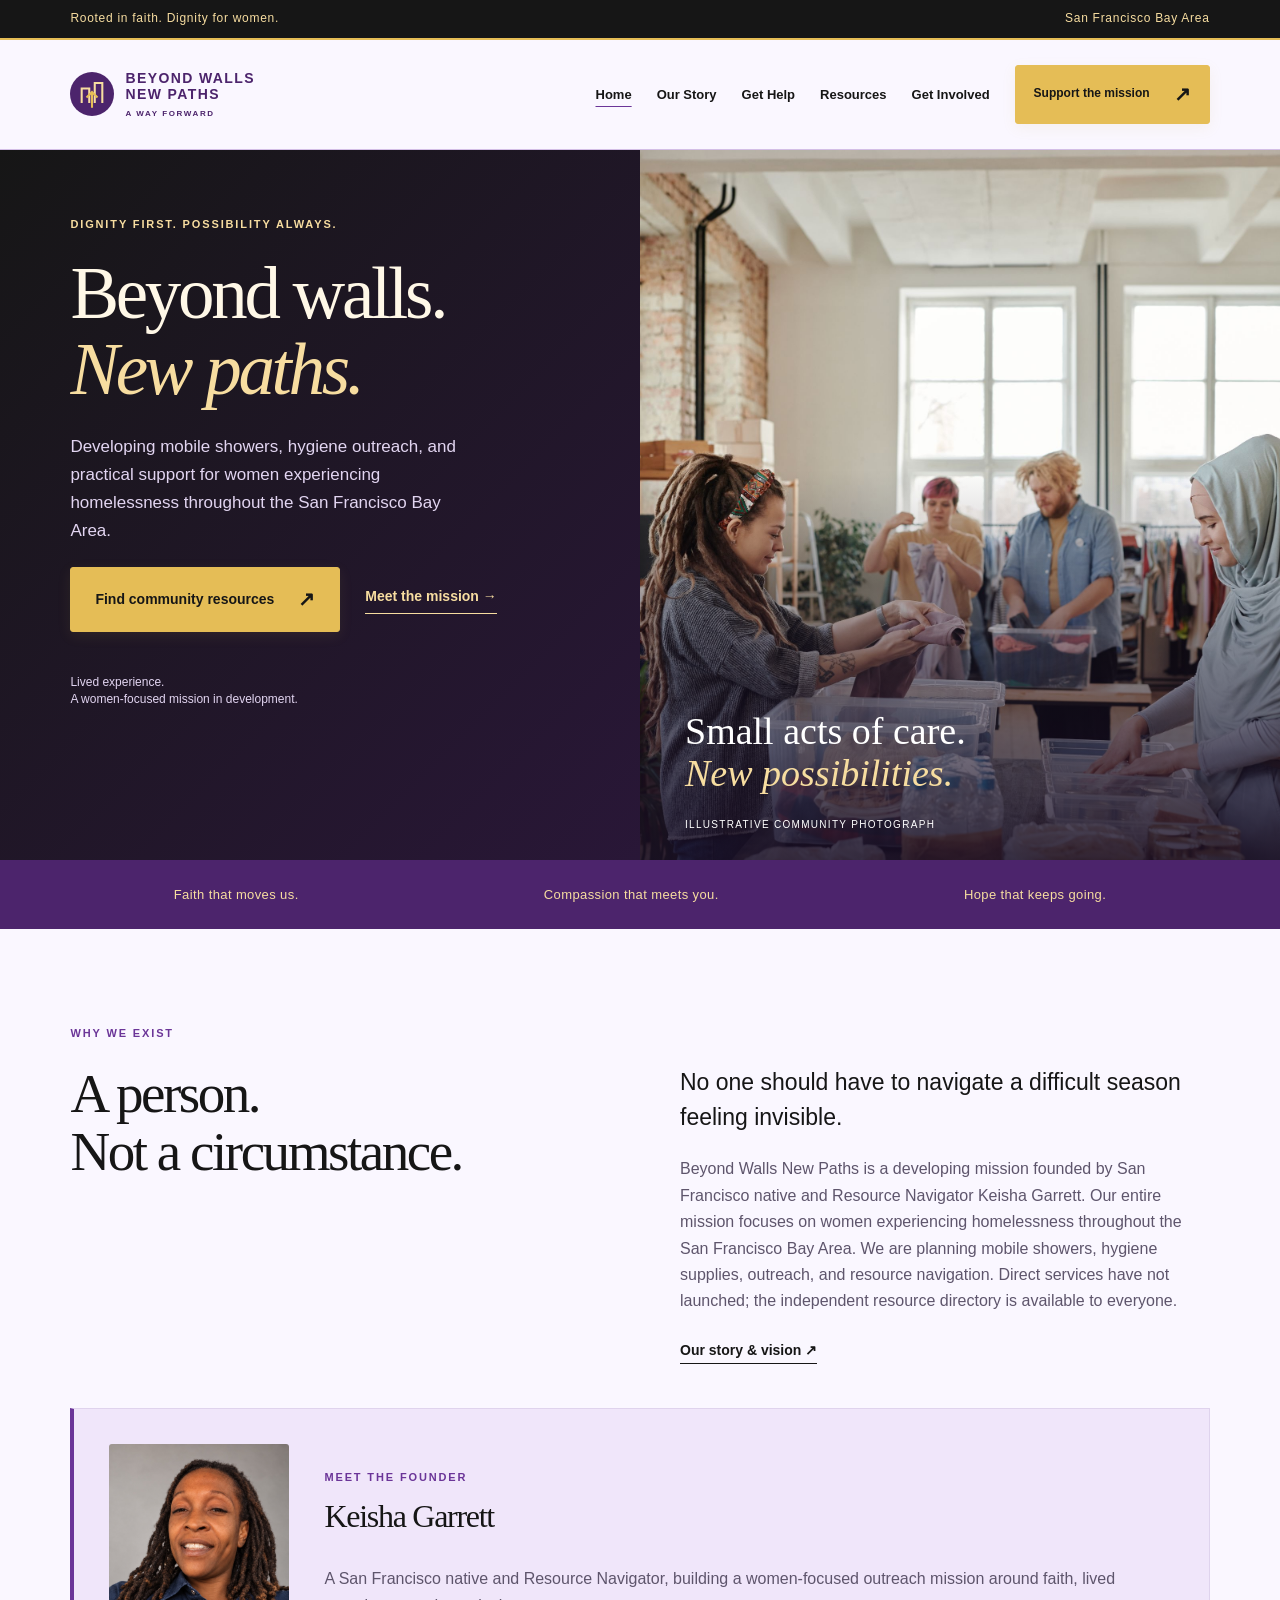
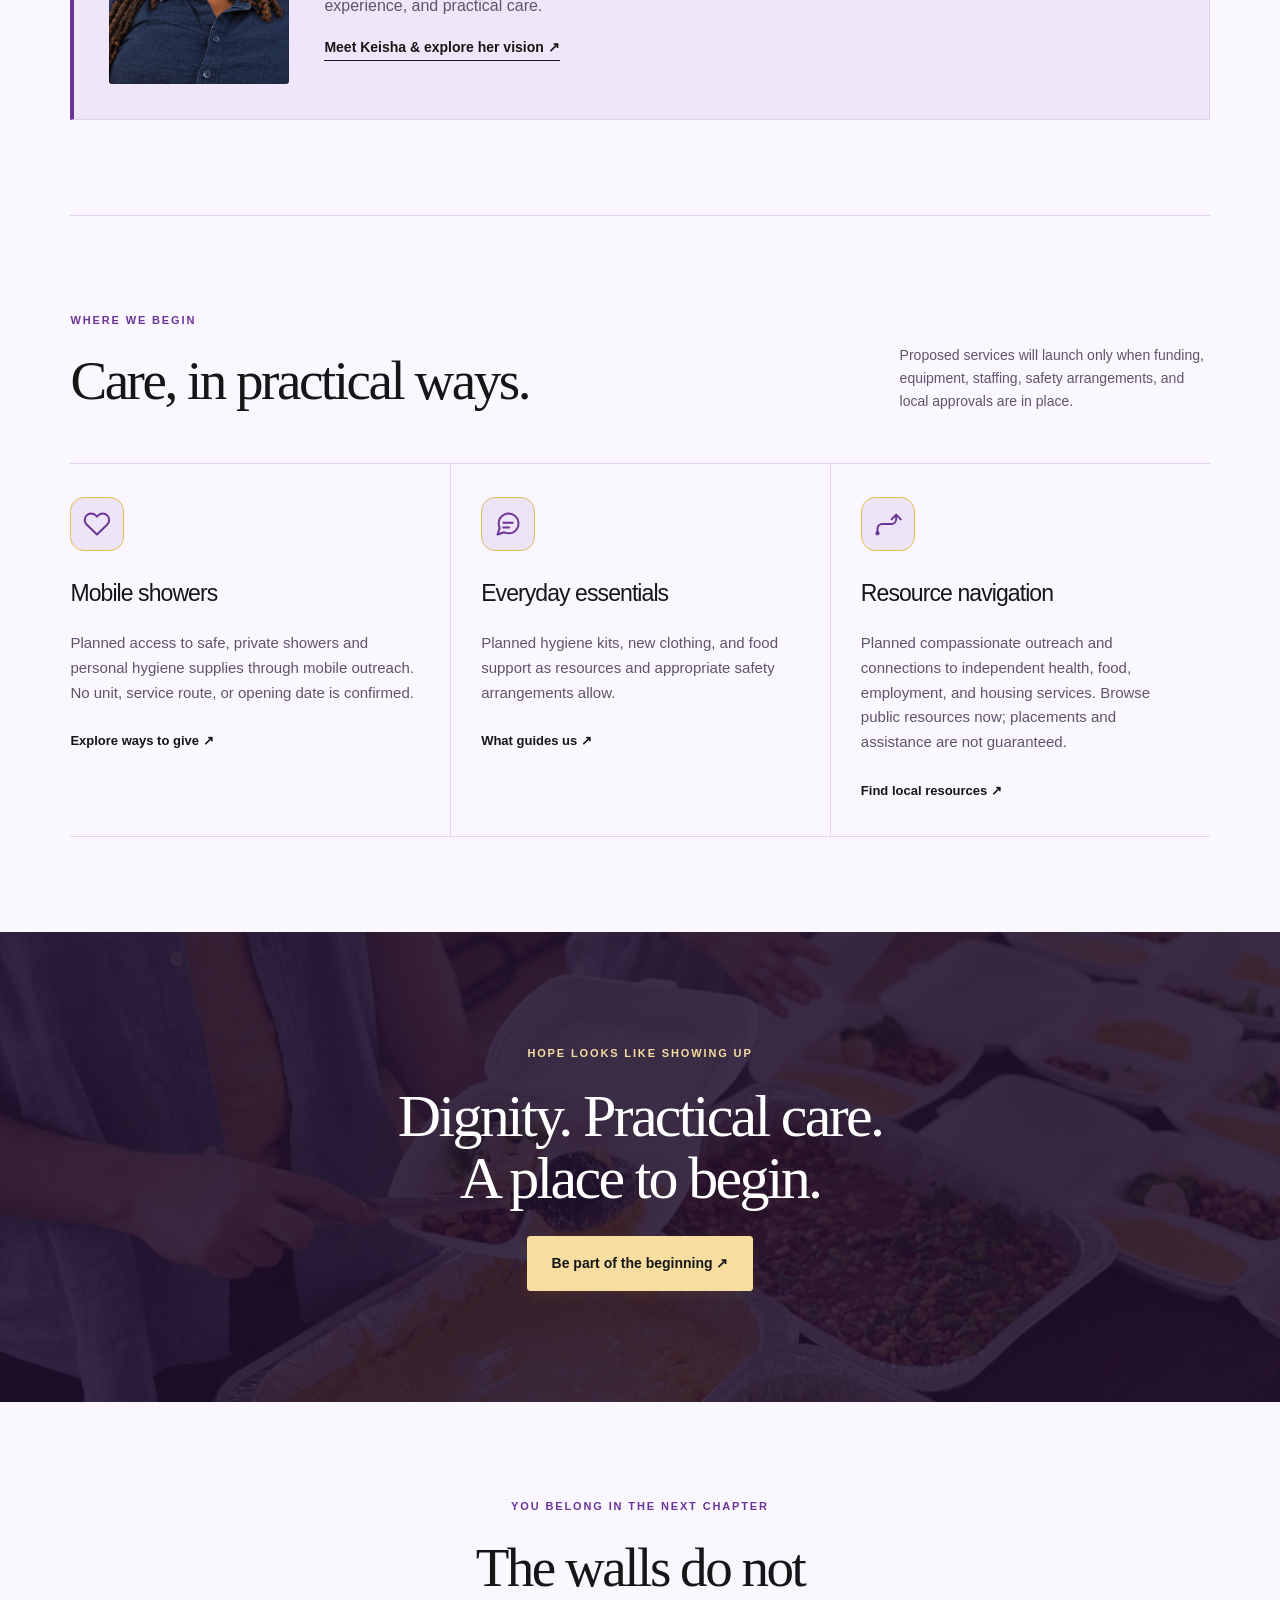
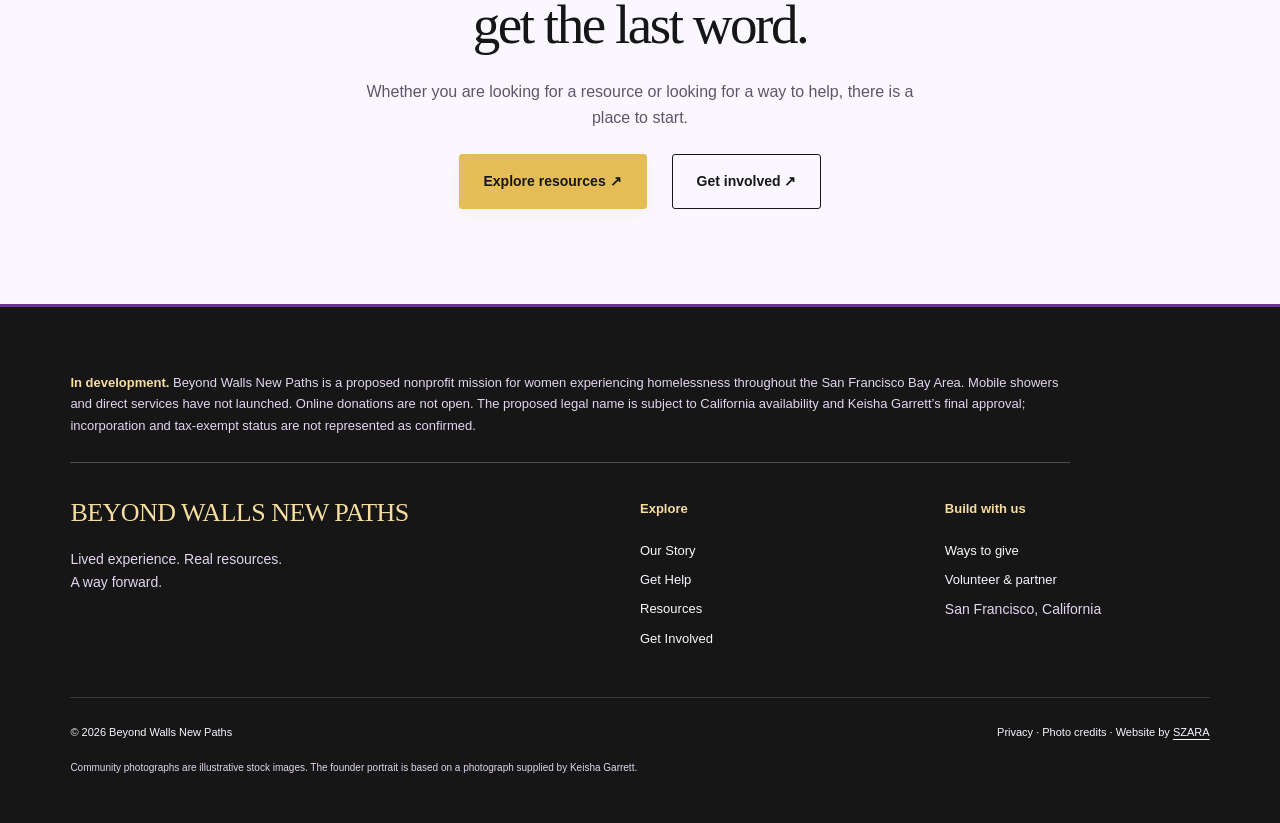
<file: index.html>
<!doctype html><html lang="en"><head><meta charset="utf-8"><meta name="viewport" content="width=device-width,initial-scale=1"><title>A way forward | Beyond Walls New Paths</title><meta name="description" content="Beyond Walls New Paths is a developing San Francisco Bay Area mission for women experiencing homelessness, planning mobile showers, hygiene outreach, and resource navigation."><meta name="theme-color" content="#161616"><link rel="icon" href="assets/mark.svg" type="image/svg+xml"><link rel="stylesheet" href="style.css"><script src="config.js" defer></script><script src="app.js" defer></script><noscript><style>@media(max-width:800px){nav{display:flex}.menu{display:none}}</style></noscript></head><body><a class="skip" href="#main">Skip to content</a><div class="topline">Rooted in faith. Dignity for women. <span>San Francisco Bay Area</span></div><header><a href="index.html" class="brand"><img src="assets/mark.svg" alt="" width="44" height="44"><span>BEYOND WALLS<br>NEW PATHS<small>A WAY FORWARD</small></span></a><button class="menu" aria-expanded="false" aria-controls="navigation">Menu ☰</button><nav id="navigation" aria-label="Main navigation"><a href="index.html" aria-current="page">Home</a><a href="our-story.html">Our Story</a><a href="get-help.html">Get Help</a><a href="resources.html">Resources</a><a href="get-involved.html">Get Involved</a><a href="donate.html" class="button compact">Support the mission <span aria-hidden="true">↗︎</span></a></nav></header><main id="main"><section class="hero"><div class="herocopy"><p class="eyebrow">DIGNITY FIRST. POSSIBILITY ALWAYS.</p><h1>Beyond walls.<br><em>New paths.</em></h1><p>Developing mobile showers, hygiene outreach, and practical support for women experiencing homelessness throughout the San Francisco Bay Area.</p><div class="actions"><a class="button" href="get-help.html">Find community resources <span>↗︎</span></a><a class="textlink" href="our-story.html">Meet the mission →</a></div><div class="herofoot"><span>Lived experience.<br>A women-focused mission in development.</span></div></div><div class="herophoto"><img src="assets/community.jpg" alt="Illustrative stock photograph of volunteers sorting donations" fetchpriority="high"><div class="photolabel">Small acts of care.<br><em>New possibilities.</em></div><span class="photoindex">ILLUSTRATIVE COMMUNITY PHOTOGRAPH</span></div></section><div class="valuesbar"><span>Faith that moves us.</span><span>Compassion that meets you.</span><span>Hope that keeps going.</span></div><section class="wrap intro"><p class="eyebrow">WHY WE EXIST</p><div class="split"><h2>A person.<br>Not a circumstance.</h2><div><p class="large">No one should have to navigate a difficult season feeling invisible.</p><p>Beyond Walls New Paths is a developing mission founded by San Francisco native and Resource Navigator Keisha Garrett. Our entire mission focuses on women experiencing homelessness throughout the San Francisco Bay Area. We are planning mobile showers, hygiene supplies, outreach, and resource navigation. Direct services have not launched; the independent resource directory is available to everyone.</p><a class="textlink" href="our-story.html">Our story & vision ↗︎</a></div></div><div class="founderhome split"><img src="assets/keisha-garrett-professional.jpg" alt="Keisha Garrett, founder of Beyond Walls New Paths" loading="lazy"><div><p class="eyebrow">MEET THE FOUNDER</p><h3>Keisha Garrett</h3><p>A San Francisco native and Resource Navigator, building a women-focused outreach mission around faith, lived experience, and practical care.</p><a class="textlink" href="our-story.html">Meet Keisha & explore her vision ↗︎</a></div></div></section><section class="focus wrap"><div class="sectionhead"><div><p class="eyebrow">WHERE WE BEGIN</p><h2>Care, in practical ways.</h2></div><p>Proposed services will launch only when funding, equipment, staffing, safety arrangements, and local approvals are in place.</p></div><div class="cards"><article><span class="care-icon" aria-hidden="true"><svg viewBox="0 0 24 24" width="28" height="28" fill="none" stroke="currentColor" stroke-width="1.7" stroke-linecap="round" stroke-linejoin="round" focusable="false"><path d="M20.8 4.6a5.5 5.5 0 0 0-7.8 0L12 5.7l-1.1-1.1a5.5 5.5 0 0 0-7.8 7.8L12 21l8.8-8.6a5.5 5.5 0 0 0 0-7.8Z"/></svg></span><h3>Mobile showers</h3><p>Planned access to safe, private showers and personal hygiene supplies through mobile outreach. No unit, service route, or opening date is confirmed.</p><a href="donate.html">Explore ways to give ↗︎</a></article><article><span class="care-icon" aria-hidden="true"><svg viewBox="0 0 24 24" width="28" height="28" fill="none" stroke="currentColor" stroke-width="1.7" stroke-linecap="round" stroke-linejoin="round" focusable="false"><path d="M21 11.5a8.4 8.4 0 0 1-.9 3.8 8.5 8.5 0 0 1-7.6 4.7 8.4 8.4 0 0 1-3.8-.9L3 21l1.9-5.7a8.4 8.4 0 0 1-.9-3.8 8.5 8.5 0 0 1 4.7-7.6 8.4 8.4 0 0 1 3.8-.9h.5a8.5 8.5 0 0 1 8 8v.5Z"/><path d="M8 11h8M8 15h5"/></svg></span><h3>Everyday essentials</h3><p>Planned hygiene kits, new clothing, and food support as resources and appropriate safety arrangements allow.</p><a href="our-story.html">What guides us ↗︎</a></article><article><span class="care-icon" aria-hidden="true"><svg viewBox="0 0 24 24" width="28" height="28" fill="none" stroke="currentColor" stroke-width="1.7" stroke-linecap="round" stroke-linejoin="round" focusable="false"><path d="M4 20v-4a4 4 0 0 1 4-4h8a4 4 0 0 0 4-4V4M16 8l4-4 4 4" transform="translate(-1 0)"/><circle cx="3" cy="20" r="1"/></svg></span><h3>Resource navigation</h3><p>Planned compassionate outreach and connections to independent health, food, employment, and housing services. Browse public resources now; placements and assistance are not guaranteed.</p><a href="resources.html">Find local resources ↗︎</a></article></div></section><section class="imageband"><img src="assets/meals.jpg" alt="Illustrative stock photograph of volunteers preparing meals" loading="lazy"><div><p class="eyebrow">HOPE LOOKS LIKE SHOWING UP</p><h2>Dignity. Practical care.<br>A place to begin.</h2><a class="button light" href="get-involved.html">Be part of the beginning ↗︎</a></div></section><section class="wrap invitation"><p class="eyebrow">YOU BELONG IN THE NEXT CHAPTER</p><h2>The walls do not<br>get the last word.</h2><p>Whether you are looking for a resource or looking for a way to help, there is a place to start.</p><div class="actions"><a class="button" href="resources.html">Explore resources ↗︎</a><a class="button outline" href="get-involved.html">Get involved ↗︎</a></div></section></main><footer><p class="project-status"><strong>In development.</strong> Beyond Walls New Paths is a proposed nonprofit mission for women experiencing homelessness throughout the San Francisco Bay Area. Mobile showers and direct services have not launched. Online donations are not open. The proposed legal name is subject to California availability and Keisha Garrett’s final approval; incorporation and tax-exempt status are not represented as confirmed.</p><div class="footergrid"><div><a class="footerbrand" href="index.html">BEYOND WALLS NEW PATHS</a><p>Lived experience. Real resources.<br>A way forward.</p></div><div><strong>Explore</strong><a href="our-story.html">Our Story</a><a href="get-help.html">Get Help</a><a href="resources.html">Resources</a><a href="get-involved.html">Get Involved</a></div><div><strong>Build with us</strong><a href="donate.html">Ways to give</a><a href="get-involved.html">Volunteer & partner</a><p>San Francisco, California</p></div></div><div class="fine">© 2026 Beyond Walls New Paths <span><a href="privacy.html">Privacy</a> · <a href="photo-credits.html">Photo credits</a> · Website by <a href="https://withszara.com/" style="color:inherit;text-decoration:underline;text-underline-offset:3px">SZARA</a></span></div><p class="stocknote">Community photographs are illustrative stock images. The founder portrait is based on a photograph supplied by Keisha Garrett.</p></footer></body></html>
</file>
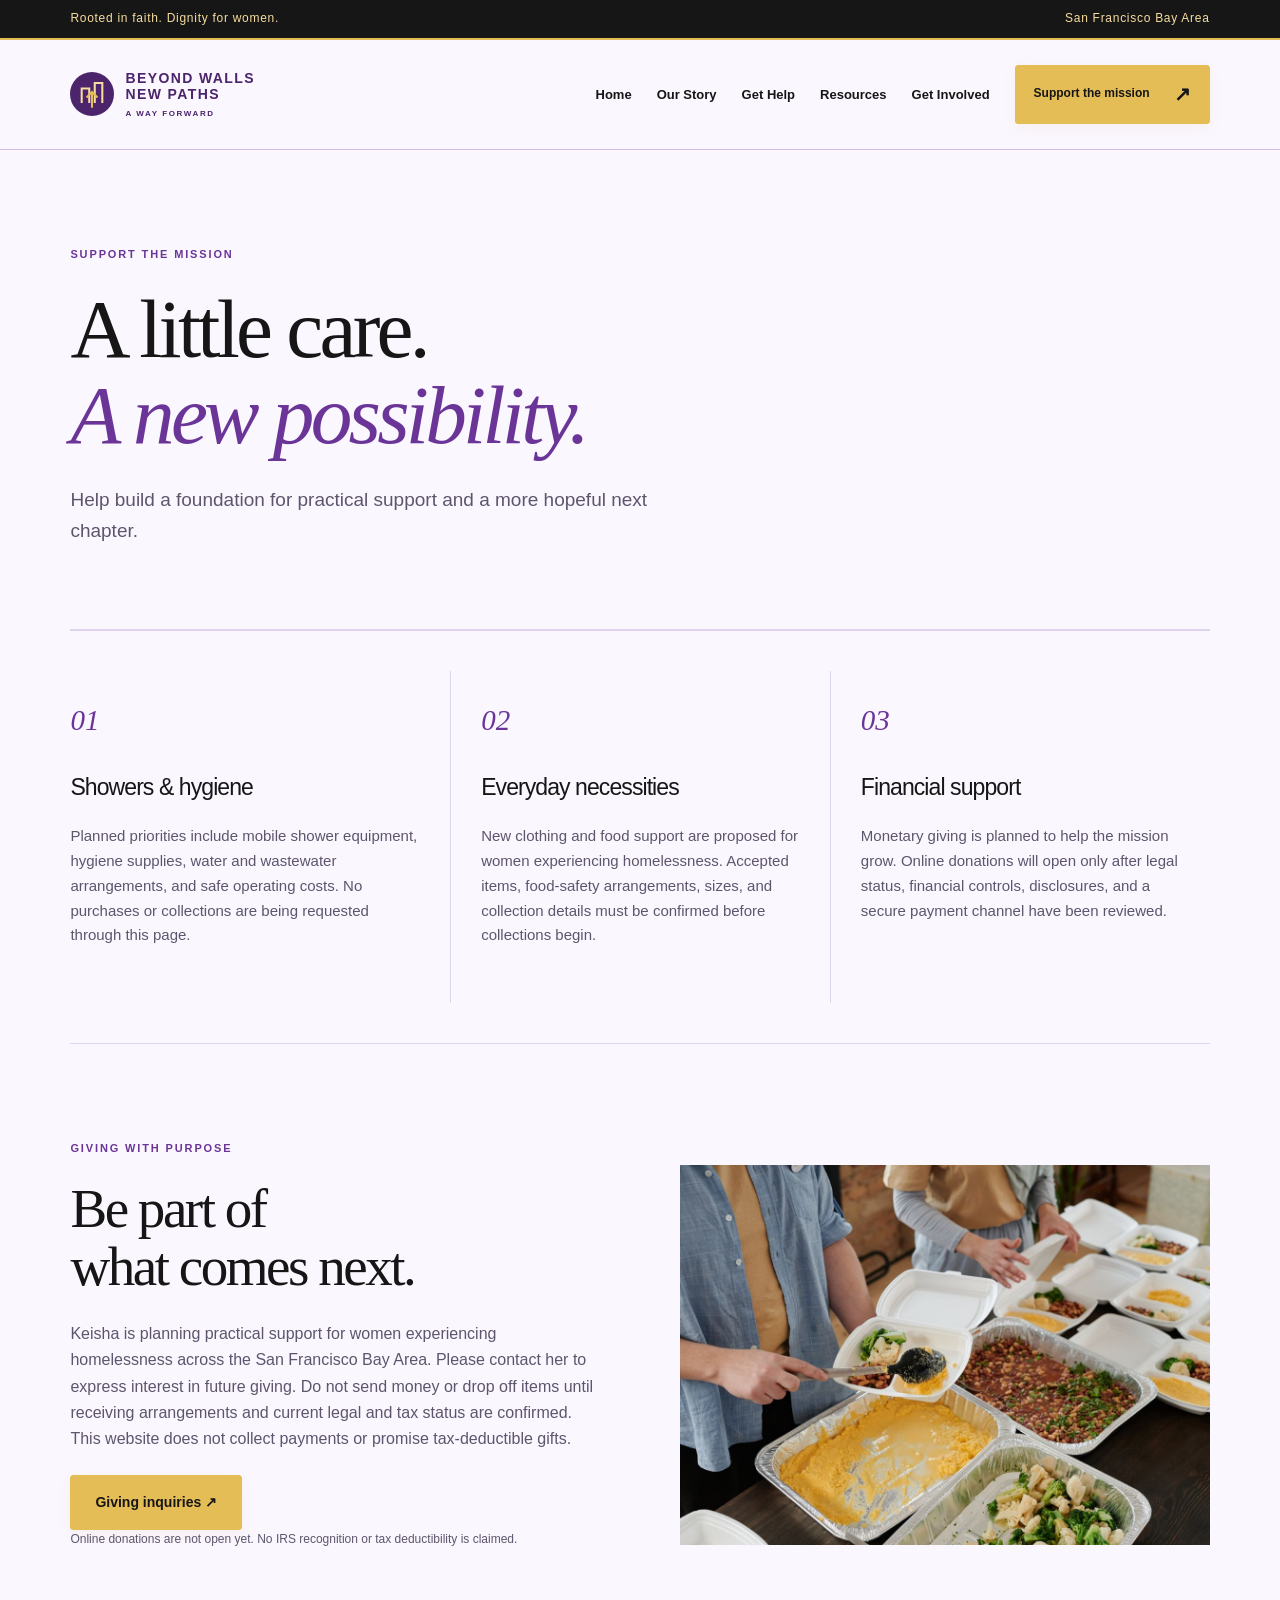
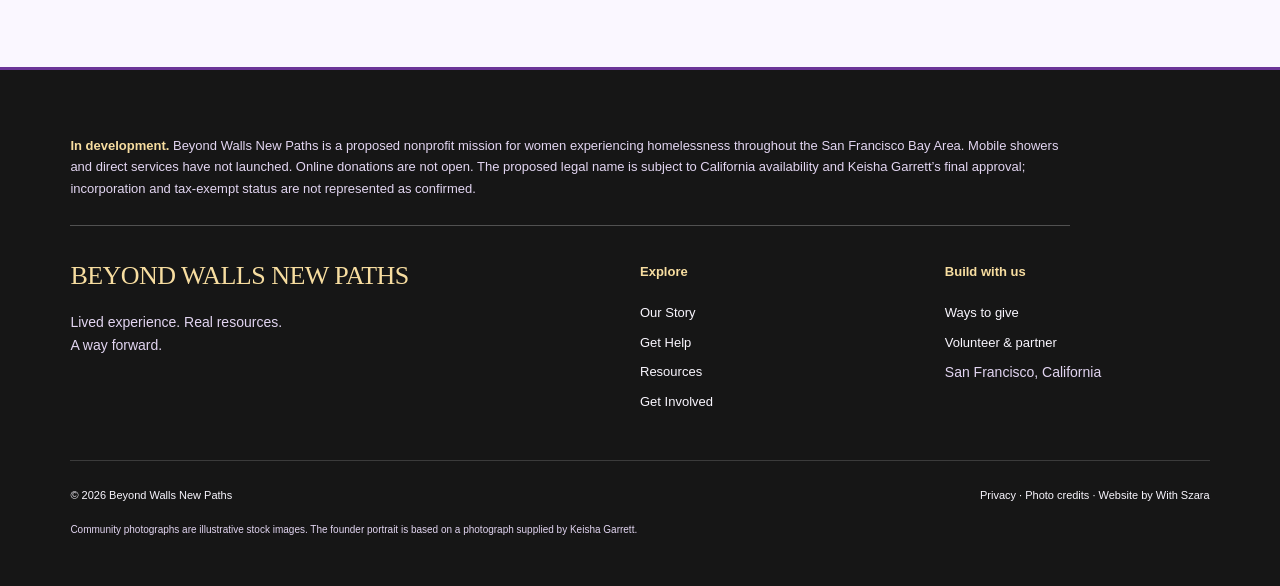
<file: donate.html>
<!doctype html><html lang="en"><head><meta charset="utf-8"><meta name="viewport" content="width=device-width,initial-scale=1"><title>Support the Mission | Beyond Walls New Paths</title><meta name="description" content="Beyond Walls New Paths is a developing San Francisco Bay Area mission for women experiencing homelessness, planning mobile showers, hygiene outreach, and resource navigation."><meta name="theme-color" content="#161616"><link rel="icon" href="assets/mark.svg" type="image/svg+xml"><link rel="stylesheet" href="style.css"><script src="config.js" defer></script><script src="app.js" defer></script><noscript><style>@media(max-width:800px){nav{display:flex}.menu{display:none}}</style></noscript></head><body><a class="skip" href="#main">Skip to content</a><div class="topline">Rooted in faith. Dignity for women. <span>San Francisco Bay Area</span></div><header><a href="index.html" class="brand"><img src="assets/mark.svg" alt="" width="44" height="44"><span>BEYOND WALLS<br>NEW PATHS<small>A WAY FORWARD</small></span></a><button class="menu" aria-expanded="false" aria-controls="navigation">Menu ☰</button><nav id="navigation" aria-label="Main navigation"><a href="index.html">Home</a><a href="our-story.html">Our Story</a><a href="get-help.html">Get Help</a><a href="resources.html">Resources</a><a href="get-involved.html">Get Involved</a><a href="donate.html" class="button compact">Support the mission <span aria-hidden="true">↗︎</span></a></nav></header><main id="main"><section class="pagehero wrap"><p class="eyebrow">SUPPORT THE MISSION</p><h1>A little care.<br><em>A new possibility.</em></h1><p class="lede">Help build a foundation for practical support and a more hopeful next chapter.</p></section><section class="wrap cards giving"><article><span class="number">01</span><h3>Showers &amp; hygiene</h3><p>Planned priorities include mobile shower equipment, hygiene supplies, water and wastewater arrangements, and safe operating costs. No purchases or collections are being requested through this page.</p></article><article><span class="number">02</span><h3>Everyday necessities</h3><p>New clothing and food support are proposed for women experiencing homelessness. Accepted items, food-safety arrangements, sizes, and collection details must be confirmed before collections begin.</p></article><article><span class="number">03</span><h3>Financial support</h3><p>Monetary giving is planned to help the mission grow. Online donations will open only after legal status, financial controls, disclosures, and a secure payment channel have been reviewed.</p></article></section><section class="wrap split donationpanel"><div><p class="eyebrow">GIVING WITH PURPOSE</p><h2>Be part of<br>what comes next.</h2><p>Keisha is planning practical support for women experiencing homelessness across the San Francisco Bay Area. Please contact her to express interest in future giving. Do not send money or drop off items until receiving arrangements and current legal and tax status are confirmed. This website does not collect payments or promise tax-deductible gifts.</p><a class="button" id="donate-link" href="get-help.html">Giving inquiries ↗︎</a><p class="formnote" id="donation-status">Online donations are not open yet. No IRS recognition or tax deductibility is claimed.</p></div><img src="assets/meals.jpg" alt="Hands preparing food packs for a community donation effort" loading="lazy"></section></main><footer><p class="project-status"><strong>In development.</strong> Beyond Walls New Paths is a proposed nonprofit mission for women experiencing homelessness throughout the San Francisco Bay Area. Mobile showers and direct services have not launched. Online donations are not open. The proposed legal name is subject to California availability and Keisha Garrett’s final approval; incorporation and tax-exempt status are not represented as confirmed.</p><div class="footergrid"><div><a class="footerbrand" href="index.html">BEYOND WALLS NEW PATHS</a><p>Lived experience. Real resources.<br>A way forward.</p></div><div><strong>Explore</strong><a href="our-story.html">Our Story</a><a href="get-help.html">Get Help</a><a href="resources.html">Resources</a><a href="get-involved.html">Get Involved</a></div><div><strong>Build with us</strong><a href="donate.html">Ways to give</a><a href="get-involved.html">Volunteer & partner</a><p>San Francisco, California</p></div></div><div class="fine">© 2026 Beyond Walls New Paths <span><a href="privacy.html">Privacy</a> · <a href="photo-credits.html">Photo credits</a> · Website by With Szara</span></div><p class="stocknote">Community photographs are illustrative stock images. The founder portrait is based on a photograph supplied by Keisha Garrett.</p></footer></body></html>
</file>
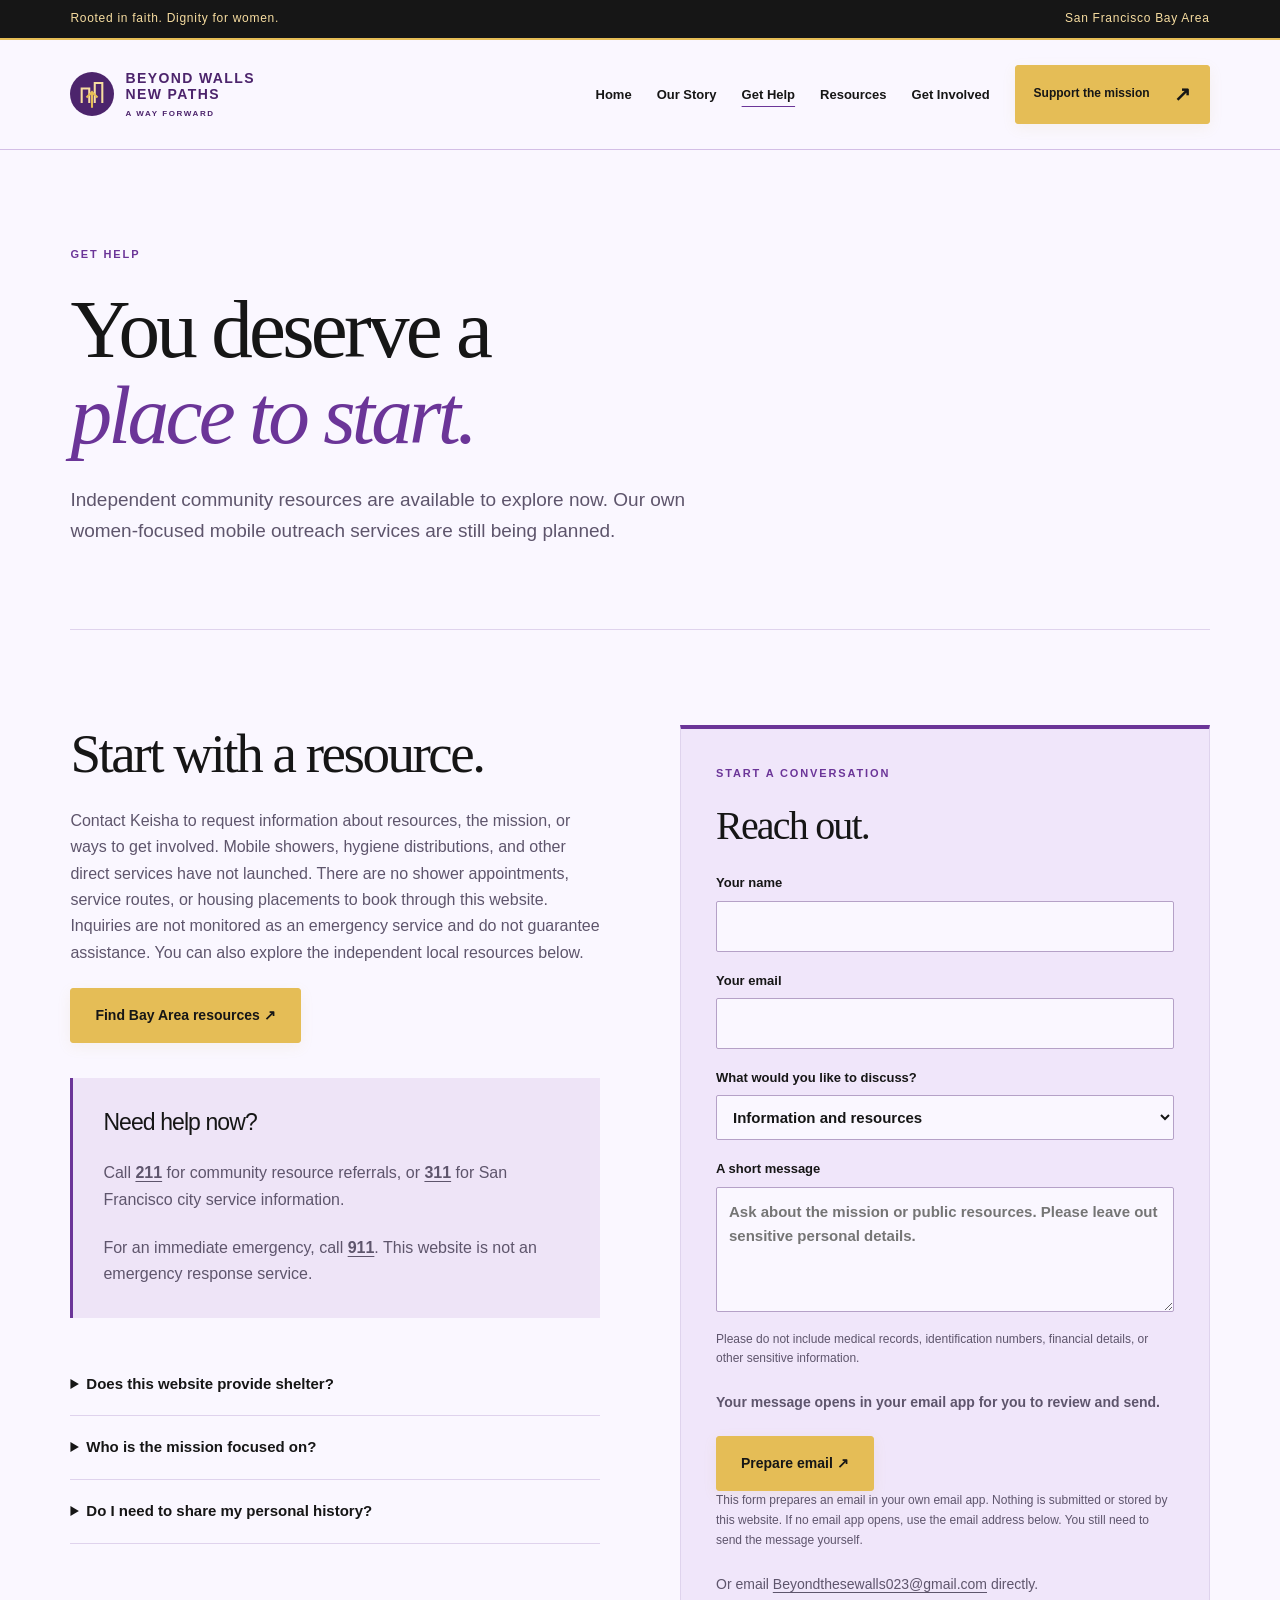
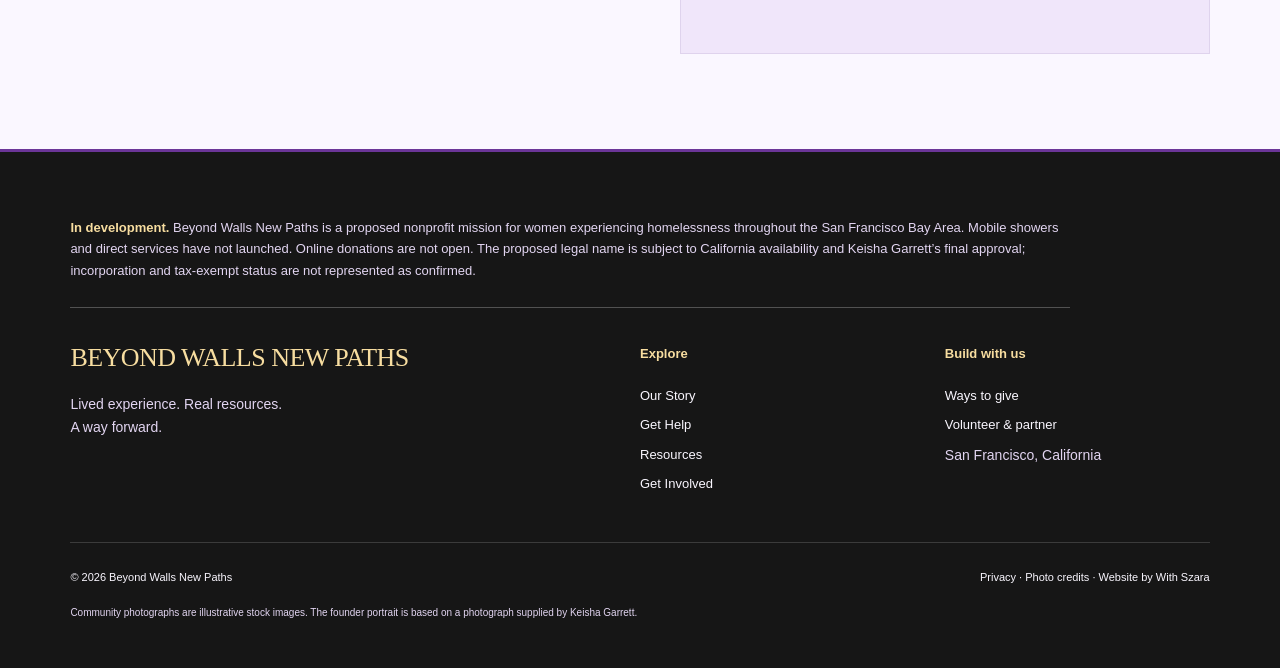
<file: get-help.html>
<!doctype html><html lang="en"><head><meta charset="utf-8"><meta name="viewport" content="width=device-width,initial-scale=1"><title>Get Help | Beyond Walls New Paths</title><meta name="description" content="Beyond Walls New Paths is a developing San Francisco Bay Area mission for women experiencing homelessness, planning mobile showers, hygiene outreach, and resource navigation."><meta name="theme-color" content="#161616"><link rel="icon" href="assets/mark.svg" type="image/svg+xml"><link rel="stylesheet" href="style.css"><script src="config.js" defer></script><script src="app.js" defer></script><noscript><style>@media(max-width:800px){nav{display:flex}.menu{display:none}}</style></noscript></head><body><a class="skip" href="#main">Skip to content</a><div class="topline">Rooted in faith. Dignity for women. <span>San Francisco Bay Area</span></div><header><a href="index.html" class="brand"><img src="assets/mark.svg" alt="" width="44" height="44"><span>BEYOND WALLS<br>NEW PATHS<small>A WAY FORWARD</small></span></a><button class="menu" aria-expanded="false" aria-controls="navigation">Menu ☰</button><nav id="navigation" aria-label="Main navigation"><a href="index.html">Home</a><a href="our-story.html">Our Story</a><a href="get-help.html" aria-current="page">Get Help</a><a href="resources.html">Resources</a><a href="get-involved.html">Get Involved</a><a href="donate.html" class="button compact">Support the mission <span aria-hidden="true">↗︎</span></a></nav></header><main id="main"><section class="pagehero wrap"><p class="eyebrow">GET HELP</p><h1>You deserve a<br><em>place to start.</em></h1><p class="lede">Independent community resources are available to explore now. Our own women-focused mobile outreach services are still being planned.</p></section><section class="wrap split contact"><div><h2>Start with a resource.</h2><p>Contact Keisha to request information about resources, the mission, or ways to get involved. Mobile showers, hygiene distributions, and other direct services have not launched. There are no shower appointments, service routes, or housing placements to book through this website. Inquiries are not monitored as an emergency service and do not guarantee assistance. You can also explore the independent local resources below.</p><a class="button" href="resources.html">Find Bay Area resources ↗︎</a><div class="notice"><h3>Need help now?</h3><p>Call <a href="tel:211">211</a> for community resource referrals, or <a href="tel:311">311</a> for San Francisco city service information.</p><p>For an immediate emergency, call <a href="tel:911">911</a>. This website is not an emergency response service.</p></div><details><summary>Does this website provide shelter?</summary><p>No shelter or housing placement is currently offered through this website. Housing assistance and a physical location are part of the longer term vision.</p></details><details><summary>Who is the mission focused on?</summary><p>The entire mission focuses on women experiencing homelessness throughout the San Francisco Bay Area. Anyone can browse the independent resource directory. Direct-program access policies and launch locations will be confirmed before services begin.</p></details><details><summary>Do I need to share my personal history?</summary><p>You do not need to provide sensitive personal information to browse these resources.</p></details></div><div class="formbox"><p class="eyebrow">START A CONVERSATION</p><h2>Reach out.</h2><form id="contact-form"><label>Your name <input name="name" autocomplete="name" required maxlength="100"></label><label>Your email <input type="email" name="email" autocomplete="email" required maxlength="254"></label><label>What would you like to discuss? <select name="topic"><option>Information and resources</option><option>Planned showers and hygiene outreach</option><option>Volunteering</option><option>Donating items</option><option>Community partnership</option></select></label><label>A short message <textarea name="message" rows="4" required maxlength="2000" placeholder="Ask about the mission or public resources. Please leave out sensitive personal details."></textarea></label><p class="formnote">Please do not include medical records, identification numbers, financial details, or other sensitive information.</p><p id="form-status" role="status">Use this form to prepare an email for Keisha to review. You choose when to send it in your email app.</p><button class="button" type="submit" disabled>Prepare email (requires JavaScript)</button><p class="formnote">This form prepares an email in your own email app. Nothing is submitted or stored by this website. If no email app opens, use the email address below. You still need to send the message yourself.</p><noscript><p>JavaScript is off. Please use the direct email link below.</p></noscript></form><p class="contactemail">Or email <a href="mailto:Beyondthesewalls023@gmail.com">Beyondthesewalls023@gmail.com</a> directly.</p></div></section></main><footer><p class="project-status"><strong>In development.</strong> Beyond Walls New Paths is a proposed nonprofit mission for women experiencing homelessness throughout the San Francisco Bay Area. Mobile showers and direct services have not launched. Online donations are not open. The proposed legal name is subject to California availability and Keisha Garrett’s final approval; incorporation and tax-exempt status are not represented as confirmed.</p><div class="footergrid"><div><a class="footerbrand" href="index.html">BEYOND WALLS NEW PATHS</a><p>Lived experience. Real resources.<br>A way forward.</p></div><div><strong>Explore</strong><a href="our-story.html">Our Story</a><a href="get-help.html">Get Help</a><a href="resources.html">Resources</a><a href="get-involved.html">Get Involved</a></div><div><strong>Build with us</strong><a href="donate.html">Ways to give</a><a href="get-involved.html">Volunteer & partner</a><p>San Francisco, California</p></div></div><div class="fine">© 2026 Beyond Walls New Paths <span><a href="privacy.html">Privacy</a> · <a href="photo-credits.html">Photo credits</a> · Website by With Szara</span></div><p class="stocknote">Community photographs are illustrative stock images. The founder portrait is based on a photograph supplied by Keisha Garrett.</p></footer></body></html>
</file>
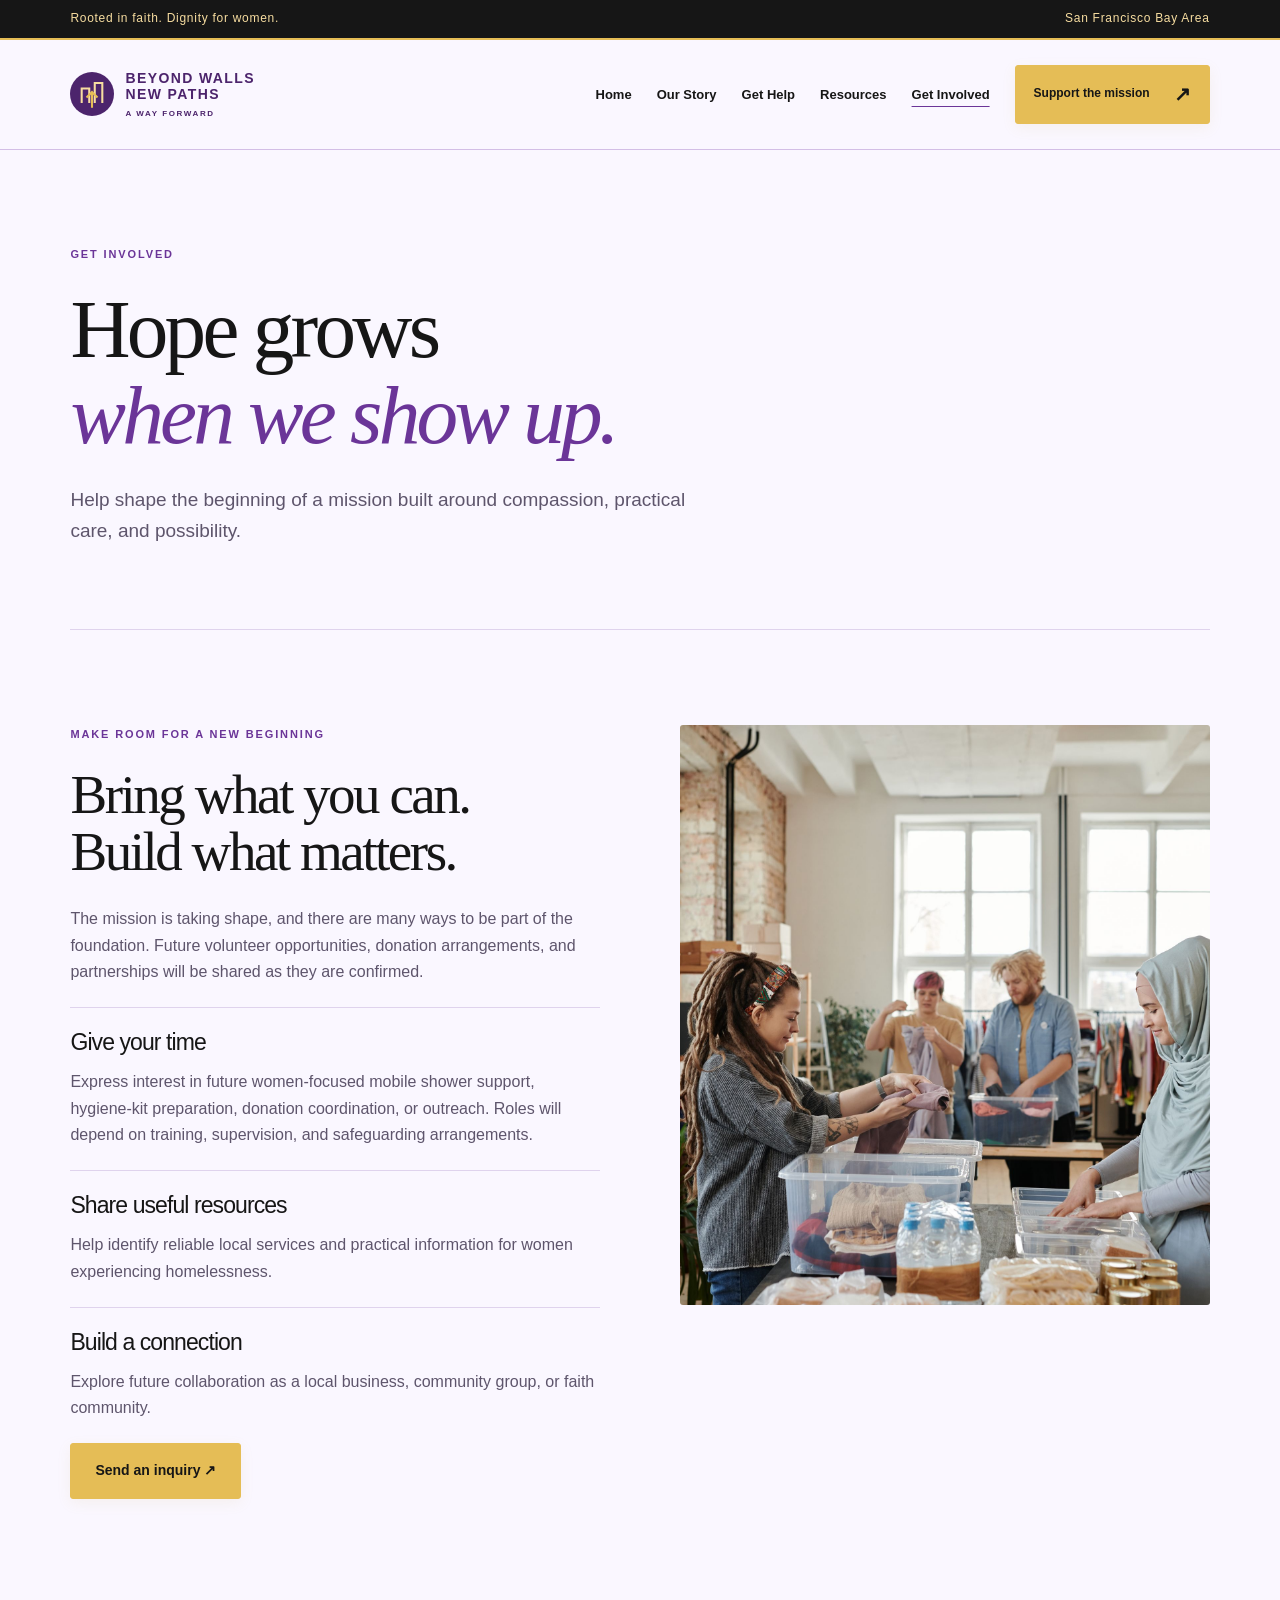
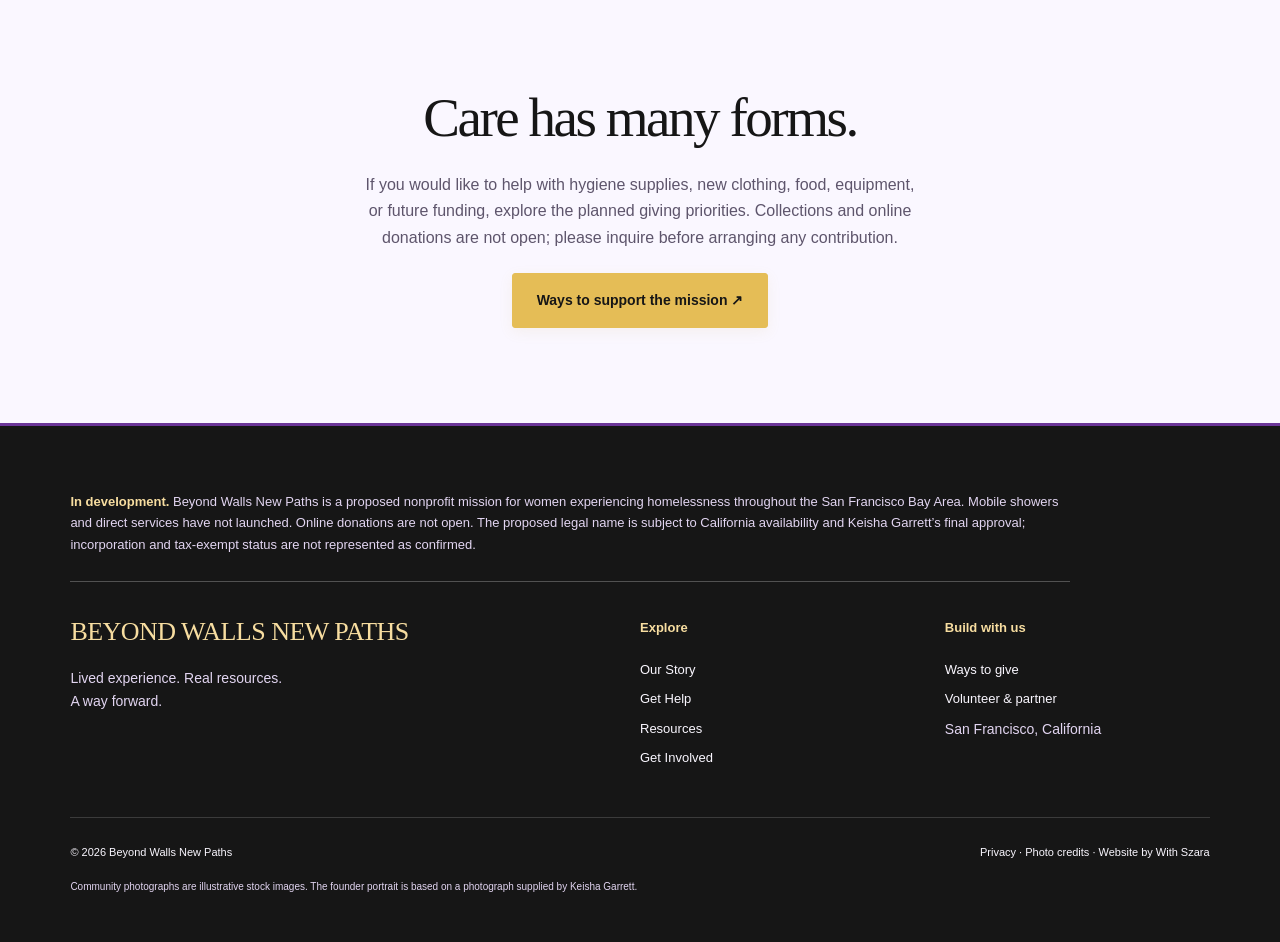
<file: get-involved.html>
<!doctype html><html lang="en"><head><meta charset="utf-8"><meta name="viewport" content="width=device-width,initial-scale=1"><title>Get Involved | Beyond Walls New Paths</title><meta name="description" content="Beyond Walls New Paths is a developing San Francisco Bay Area mission for women experiencing homelessness, planning mobile showers, hygiene outreach, and resource navigation."><meta name="theme-color" content="#161616"><link rel="icon" href="assets/mark.svg" type="image/svg+xml"><link rel="stylesheet" href="style.css"><script src="config.js" defer></script><script src="app.js" defer></script><noscript><style>@media(max-width:800px){nav{display:flex}.menu{display:none}}</style></noscript></head><body><a class="skip" href="#main">Skip to content</a><div class="topline">Rooted in faith. Dignity for women. <span>San Francisco Bay Area</span></div><header><a href="index.html" class="brand"><img src="assets/mark.svg" alt="" width="44" height="44"><span>BEYOND WALLS<br>NEW PATHS<small>A WAY FORWARD</small></span></a><button class="menu" aria-expanded="false" aria-controls="navigation">Menu ☰</button><nav id="navigation" aria-label="Main navigation"><a href="index.html">Home</a><a href="our-story.html">Our Story</a><a href="get-help.html">Get Help</a><a href="resources.html">Resources</a><a href="get-involved.html" aria-current="page">Get Involved</a><a href="donate.html" class="button compact">Support the mission <span aria-hidden="true">↗︎</span></a></nav></header><main id="main"><section class="pagehero wrap"><p class="eyebrow">GET INVOLVED</p><h1>Hope grows<br><em>when we show up.</em></h1><p class="lede">Help shape the beginning of a mission built around compassion, practical care, and possibility.</p></section><section class="wrap split story"><div><p class="eyebrow">MAKE ROOM FOR A NEW BEGINNING</p><h2>Bring what you can.<br>Build what matters.</h2><p>The mission is taking shape, and there are many ways to be part of the foundation. Future volunteer opportunities, donation arrangements, and partnerships will be shared as they are confirmed.</p><div class="opportunity"><h3>Give your time</h3><p>Express interest in future women-focused mobile shower support, hygiene-kit preparation, donation coordination, or outreach. Roles will depend on training, supervision, and safeguarding arrangements.</p></div><div class="opportunity"><h3>Share useful resources</h3><p>Help identify reliable local services and practical information for women experiencing homelessness.</p></div><div class="opportunity"><h3>Build a connection</h3><p>Explore future collaboration as a local business, community group, or faith community.</p></div><a class="button" href="get-help.html">Send an inquiry ↗︎</a></div><img class="roundedphoto" src="assets/community.jpg" alt="Volunteers sorting clothing and food together" loading="lazy"></section><section class="wrap invitation"><h2>Care has many forms.</h2><p>If you would like to help with hygiene supplies, new clothing, food, equipment, or future funding, explore the planned giving priorities. Collections and online donations are not open; please inquire before arranging any contribution.</p><a class="button" href="donate.html">Ways to support the mission ↗︎</a></section></main><footer><p class="project-status"><strong>In development.</strong> Beyond Walls New Paths is a proposed nonprofit mission for women experiencing homelessness throughout the San Francisco Bay Area. Mobile showers and direct services have not launched. Online donations are not open. The proposed legal name is subject to California availability and Keisha Garrett’s final approval; incorporation and tax-exempt status are not represented as confirmed.</p><div class="footergrid"><div><a class="footerbrand" href="index.html">BEYOND WALLS NEW PATHS</a><p>Lived experience. Real resources.<br>A way forward.</p></div><div><strong>Explore</strong><a href="our-story.html">Our Story</a><a href="get-help.html">Get Help</a><a href="resources.html">Resources</a><a href="get-involved.html">Get Involved</a></div><div><strong>Build with us</strong><a href="donate.html">Ways to give</a><a href="get-involved.html">Volunteer & partner</a><p>San Francisco, California</p></div></div><div class="fine">© 2026 Beyond Walls New Paths <span><a href="privacy.html">Privacy</a> · <a href="photo-credits.html">Photo credits</a> · Website by With Szara</span></div><p class="stocknote">Community photographs are illustrative stock images. The founder portrait is based on a photograph supplied by Keisha Garrett.</p></footer></body></html>
</file>
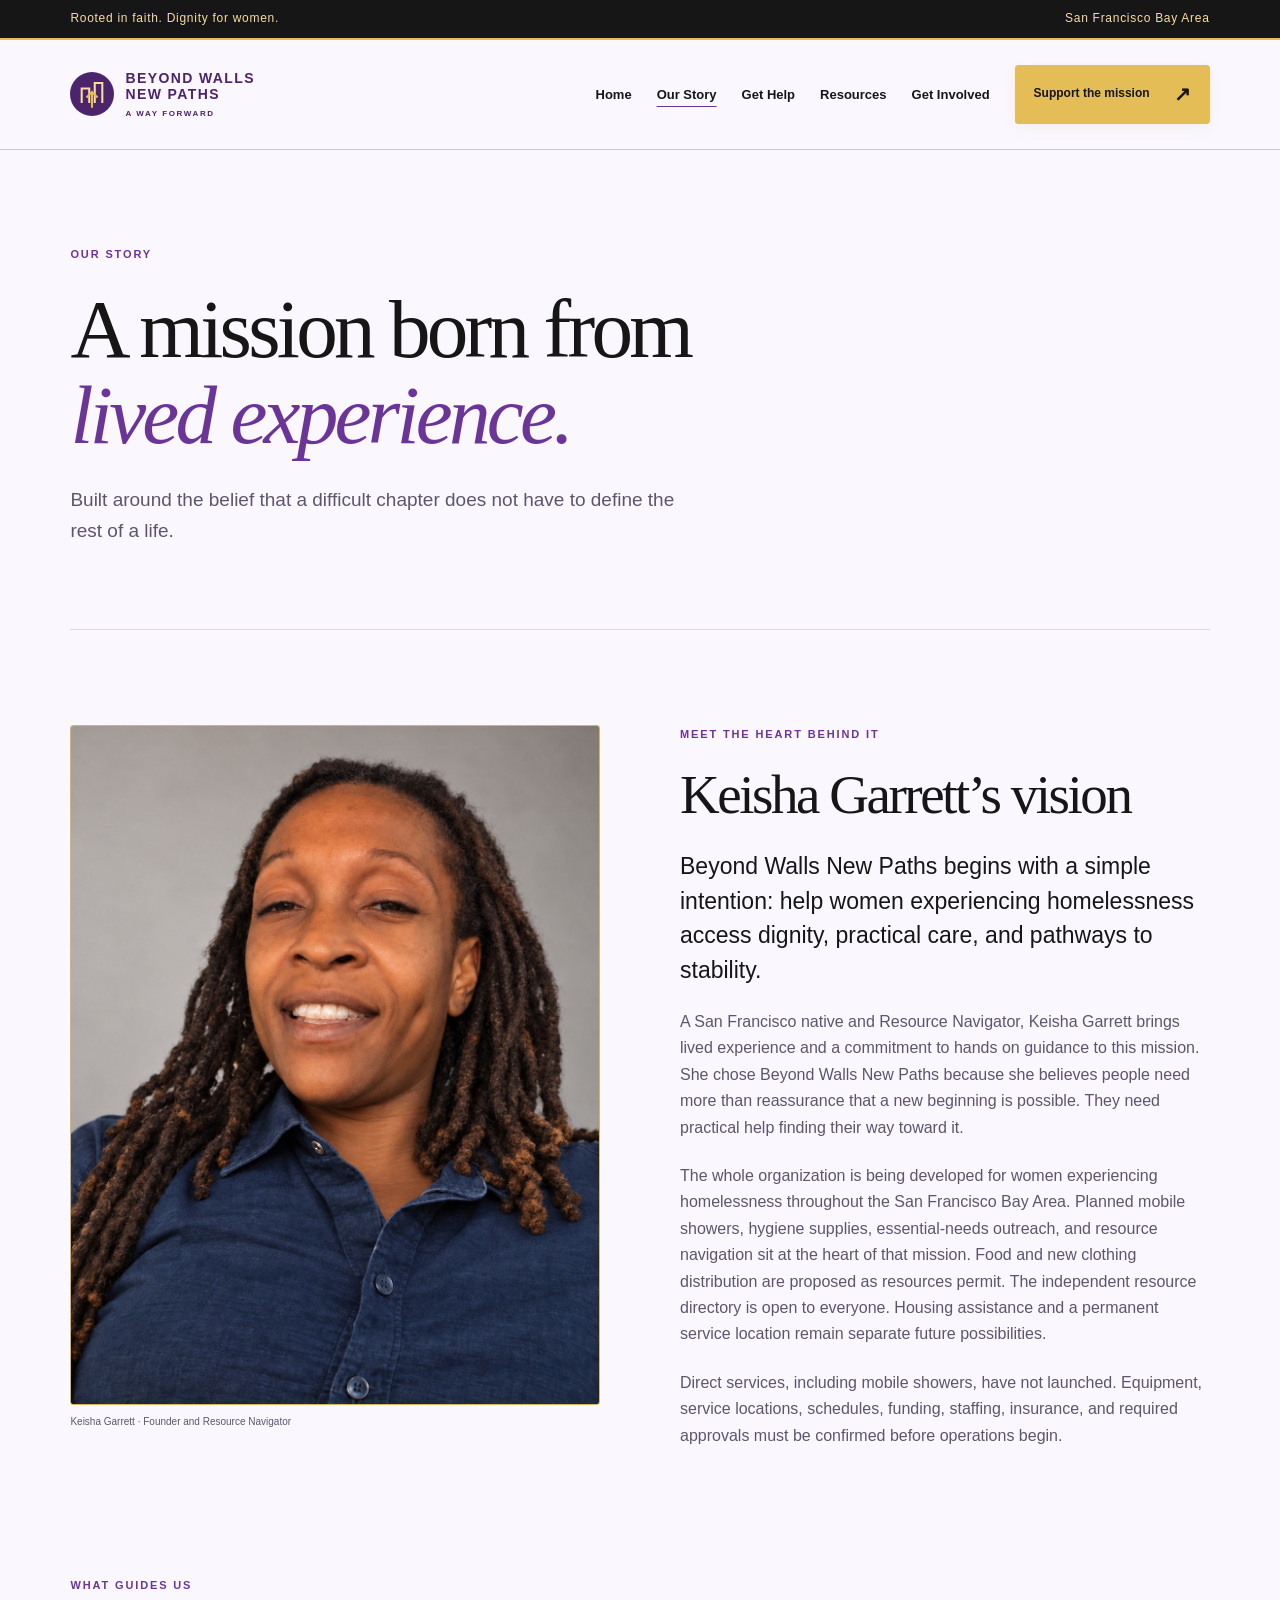
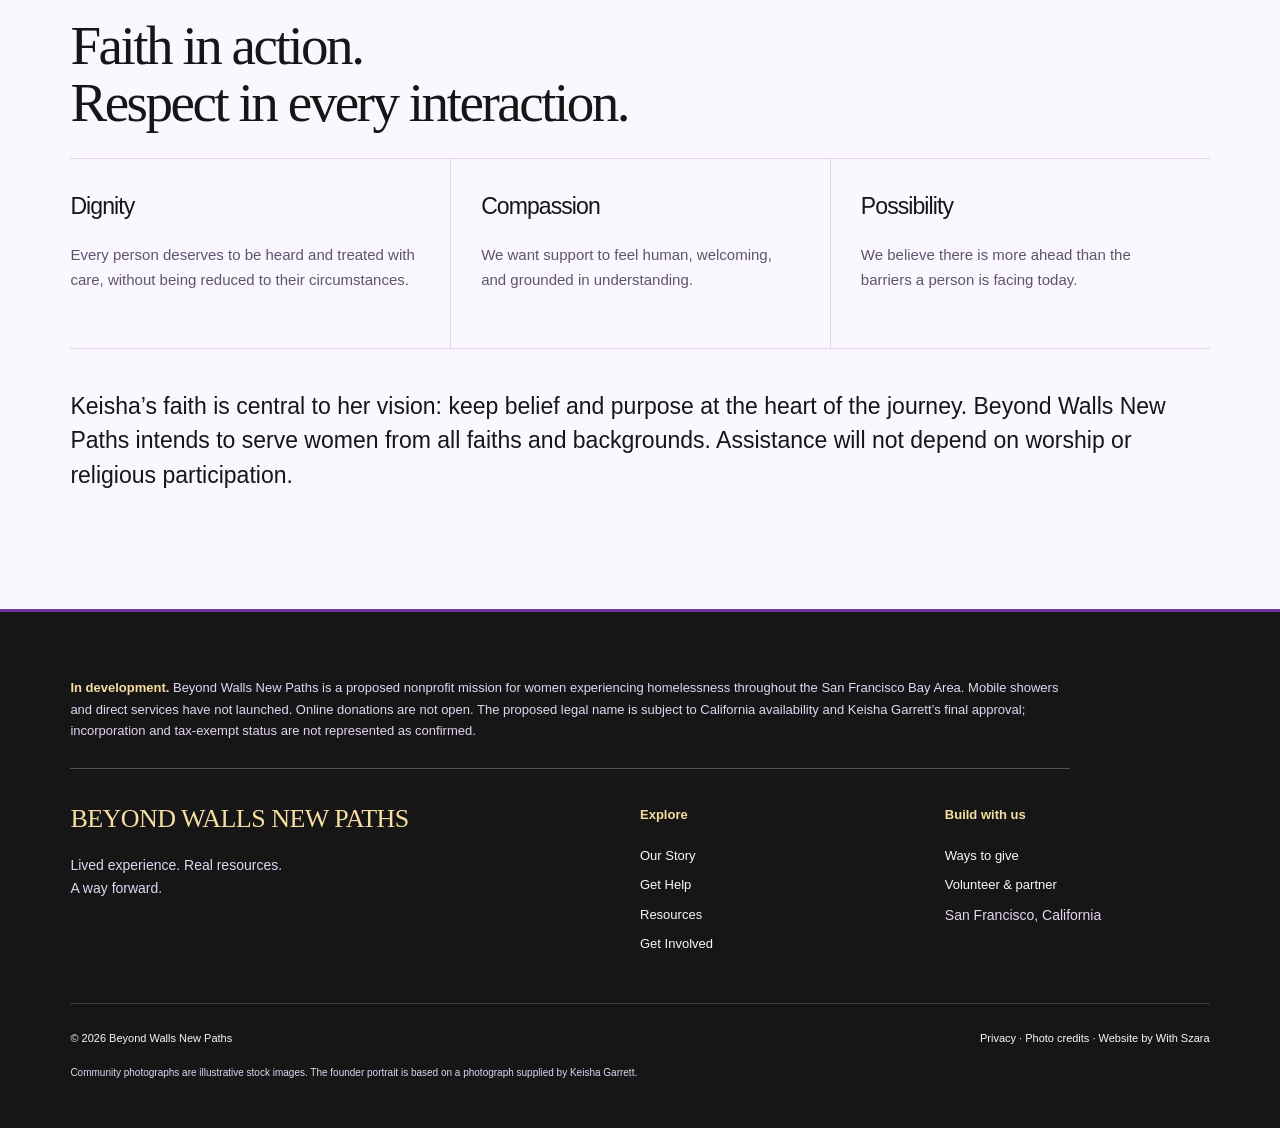
<file: our-story.html>
<!doctype html><html lang="en"><head><meta charset="utf-8"><meta name="viewport" content="width=device-width,initial-scale=1"><title>Our Story | Beyond Walls New Paths</title><meta name="description" content="Beyond Walls New Paths is a developing San Francisco Bay Area mission for women experiencing homelessness, planning mobile showers, hygiene outreach, and resource navigation."><meta name="theme-color" content="#161616"><link rel="icon" href="assets/mark.svg" type="image/svg+xml"><link rel="stylesheet" href="style.css"><script src="config.js" defer></script><script src="app.js" defer></script><noscript><style>@media(max-width:800px){nav{display:flex}.menu{display:none}}</style></noscript></head><body><a class="skip" href="#main">Skip to content</a><div class="topline">Rooted in faith. Dignity for women. <span>San Francisco Bay Area</span></div><header><a href="index.html" class="brand"><img src="assets/mark.svg" alt="" width="44" height="44"><span>BEYOND WALLS<br>NEW PATHS<small>A WAY FORWARD</small></span></a><button class="menu" aria-expanded="false" aria-controls="navigation">Menu ☰</button><nav id="navigation" aria-label="Main navigation"><a href="index.html">Home</a><a href="our-story.html" aria-current="page">Our Story</a><a href="get-help.html">Get Help</a><a href="resources.html">Resources</a><a href="get-involved.html">Get Involved</a><a href="donate.html" class="button compact">Support the mission <span aria-hidden="true">↗︎</span></a></nav></header><main id="main"><section class="pagehero wrap"><p class="eyebrow">OUR STORY</p><h1>A mission born from<br><em>lived experience.</em></h1><p class="lede">Built around the belief that a difficult chapter does not have to define the rest of a life.</p></section><section class="wrap story split"><div class="storyimage"><img class="founderportrait" src="assets/keisha-garrett-professional.jpg" alt="Keisha Garrett, founder of Beyond Walls New Paths" loading="lazy"><small>Keisha Garrett · Founder and Resource Navigator</small></div><div><p class="eyebrow">MEET THE HEART BEHIND IT</p><h2>Keisha Garrett’s vision</h2><p class="large">Beyond Walls New Paths begins with a simple intention: help women experiencing homelessness access dignity, practical care, and pathways to stability.</p><p>A San Francisco native and Resource Navigator, Keisha Garrett brings lived experience and a commitment to hands on guidance to this mission. She chose Beyond Walls New Paths because she believes people need more than reassurance that a new beginning is possible. They need practical help finding their way toward it.</p><p>The whole organization is being developed for women experiencing homelessness throughout the San Francisco Bay Area. Planned mobile showers, hygiene supplies, essential-needs outreach, and resource navigation sit at the heart of that mission. Food and new clothing distribution are proposed as resources permit. The independent resource directory is open to everyone. Housing assistance and a permanent service location remain separate future possibilities.</p><p>Direct services, including mobile showers, have not launched. Equipment, service locations, schedules, funding, staffing, insurance, and required approvals must be confirmed before operations begin.</p></div></section><section class="belief wrap"><p class="eyebrow">WHAT GUIDES US</p><h2>Faith in action.<br>Respect in every interaction.</h2><div class="cards"><article><h3>Dignity</h3><p>Every person deserves to be heard and treated with care, without being reduced to their circumstances.</p></article><article><h3>Compassion</h3><p>We want support to feel human, welcoming, and grounded in understanding.</p></article><article><h3>Possibility</h3><p>We believe there is more ahead than the barriers a person is facing today.</p></article></div><p class="large">Keisha’s faith is central to her vision: keep belief and purpose at the heart of the journey. Beyond Walls New Paths intends to serve women from all faiths and backgrounds. Assistance will not depend on worship or religious participation.</p></section></main><footer><p class="project-status"><strong>In development.</strong> Beyond Walls New Paths is a proposed nonprofit mission for women experiencing homelessness throughout the San Francisco Bay Area. Mobile showers and direct services have not launched. Online donations are not open. The proposed legal name is subject to California availability and Keisha Garrett’s final approval; incorporation and tax-exempt status are not represented as confirmed.</p><div class="footergrid"><div><a class="footerbrand" href="index.html">BEYOND WALLS NEW PATHS</a><p>Lived experience. Real resources.<br>A way forward.</p></div><div><strong>Explore</strong><a href="our-story.html">Our Story</a><a href="get-help.html">Get Help</a><a href="resources.html">Resources</a><a href="get-involved.html">Get Involved</a></div><div><strong>Build with us</strong><a href="donate.html">Ways to give</a><a href="get-involved.html">Volunteer & partner</a><p>San Francisco, California</p></div></div><div class="fine">© 2026 Beyond Walls New Paths <span><a href="privacy.html">Privacy</a> · <a href="photo-credits.html">Photo credits</a> · Website by With Szara</span></div><p class="stocknote">Community photographs are illustrative stock images. The founder portrait is based on a photograph supplied by Keisha Garrett.</p></footer></body></html>
</file>
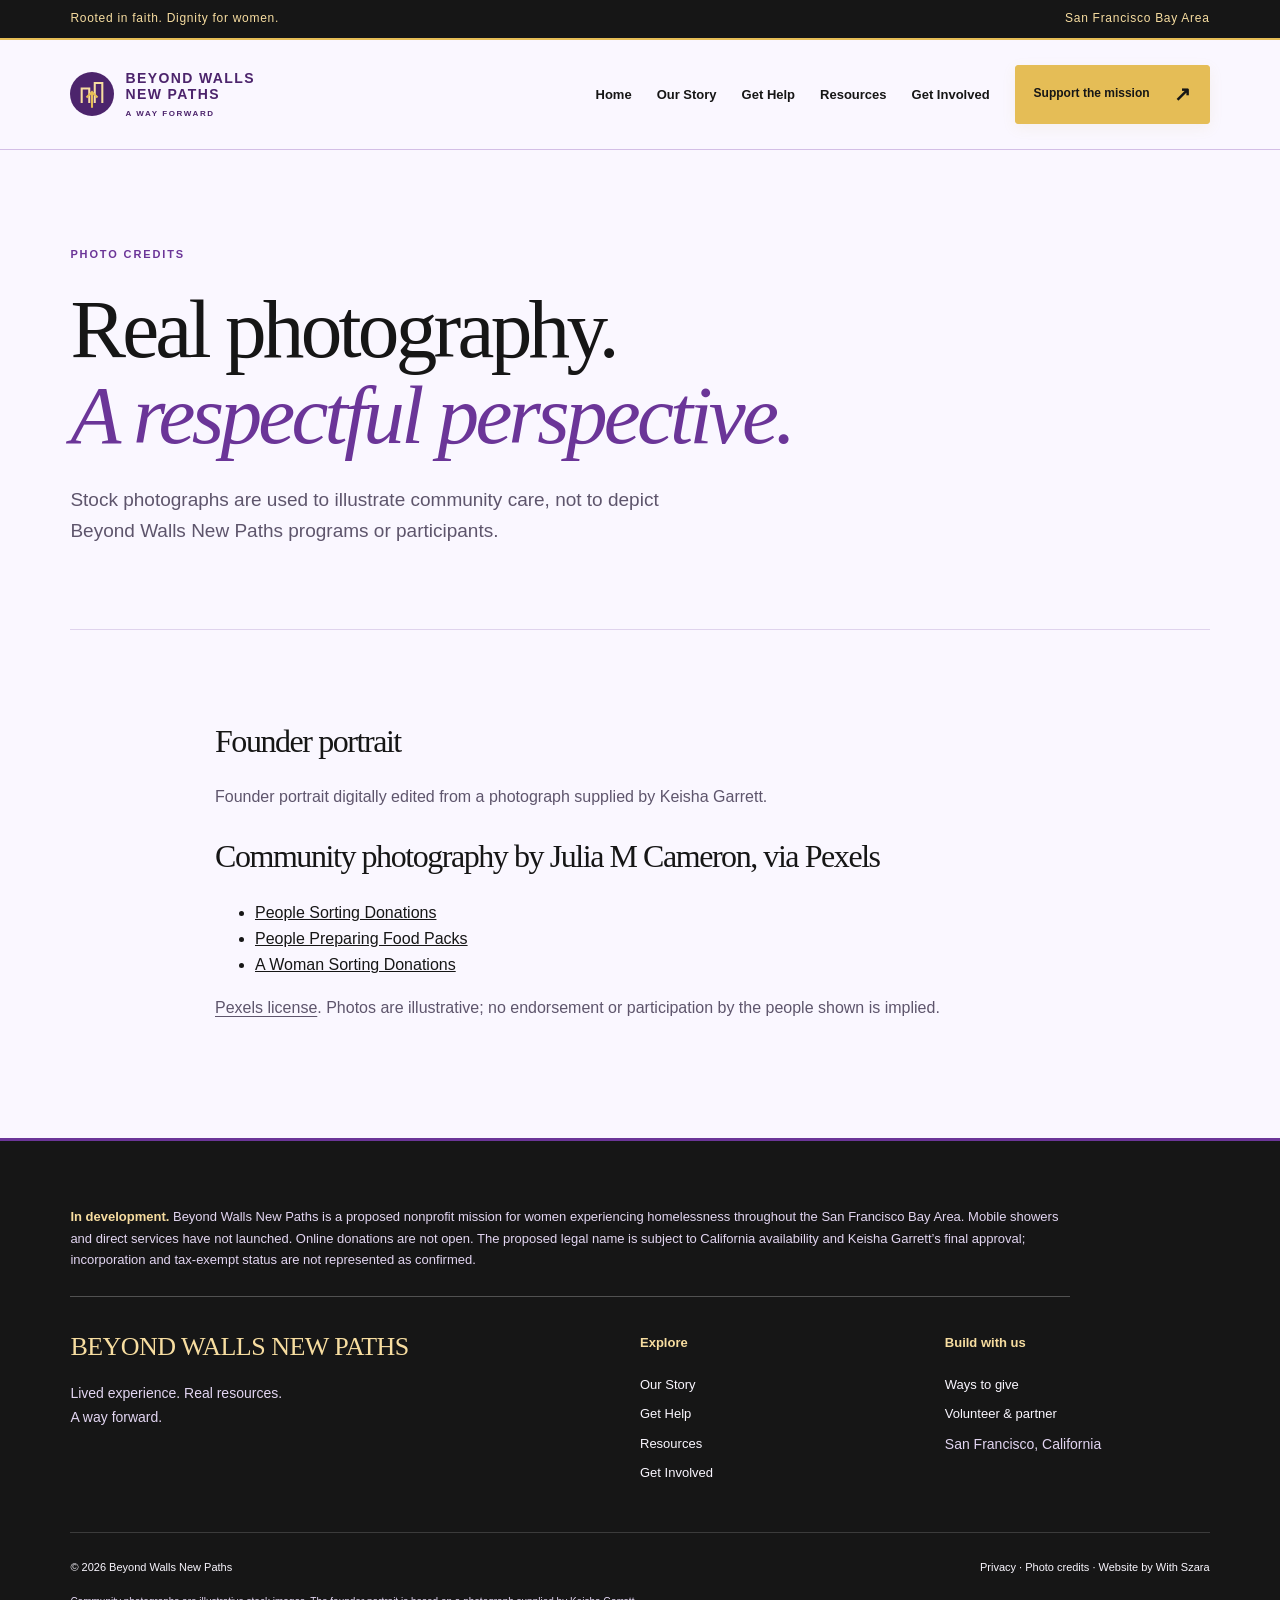
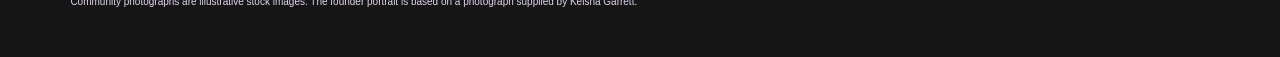
<file: photo-credits.html>
<!doctype html><html lang="en"><head><meta charset="utf-8"><meta name="viewport" content="width=device-width,initial-scale=1"><title>Photo Credits | Beyond Walls New Paths</title><meta name="description" content="Beyond Walls New Paths is a developing San Francisco Bay Area mission for women experiencing homelessness, planning mobile showers, hygiene outreach, and resource navigation."><meta name="theme-color" content="#161616"><link rel="icon" href="assets/mark.svg" type="image/svg+xml"><link rel="stylesheet" href="style.css"><script src="config.js" defer></script><script src="app.js" defer></script><noscript><style>@media(max-width:800px){nav{display:flex}.menu{display:none}}</style></noscript></head><body><a class="skip" href="#main">Skip to content</a><div class="topline">Rooted in faith. Dignity for women. <span>San Francisco Bay Area</span></div><header><a href="index.html" class="brand"><img src="assets/mark.svg" alt="" width="44" height="44"><span>BEYOND WALLS<br>NEW PATHS<small>A WAY FORWARD</small></span></a><button class="menu" aria-expanded="false" aria-controls="navigation">Menu ☰</button><nav id="navigation" aria-label="Main navigation"><a href="index.html">Home</a><a href="our-story.html">Our Story</a><a href="get-help.html">Get Help</a><a href="resources.html">Resources</a><a href="get-involved.html">Get Involved</a><a href="donate.html" class="button compact">Support the mission <span aria-hidden="true">↗︎</span></a></nav></header><main id="main"><section class="pagehero wrap"><p class="eyebrow">PHOTO CREDITS</p><h1>Real photography.<br><em>A respectful perspective.</em></h1><p class="lede">Stock photographs are used to illustrate community care, not to depict Beyond Walls New Paths programs or participants.</p></section><section class="wrap prose"><h2>Founder portrait</h2><p>Founder portrait digitally edited from a photograph supplied by Keisha Garrett.</p><h2>Community photography by Julia M Cameron, via Pexels</h2><ul><li><a href="https://www.pexels.com/photo/people-sorting-donations-6994963/">People Sorting Donations</a></li><li><a href="https://www.pexels.com/photo/people-preparing-food-packs-6995247/">People Preparing Food Packs</a></li><li><a href="https://www.pexels.com/photo/a-woman-sorting-donations-6995015/">A Woman Sorting Donations</a></li></ul><p><a href="https://www.pexels.com/license/">Pexels license</a>. Photos are illustrative; no endorsement or participation by the people shown is implied.</p></section></main><footer><p class="project-status"><strong>In development.</strong> Beyond Walls New Paths is a proposed nonprofit mission for women experiencing homelessness throughout the San Francisco Bay Area. Mobile showers and direct services have not launched. Online donations are not open. The proposed legal name is subject to California availability and Keisha Garrett’s final approval; incorporation and tax-exempt status are not represented as confirmed.</p><div class="footergrid"><div><a class="footerbrand" href="index.html">BEYOND WALLS NEW PATHS</a><p>Lived experience. Real resources.<br>A way forward.</p></div><div><strong>Explore</strong><a href="our-story.html">Our Story</a><a href="get-help.html">Get Help</a><a href="resources.html">Resources</a><a href="get-involved.html">Get Involved</a></div><div><strong>Build with us</strong><a href="donate.html">Ways to give</a><a href="get-involved.html">Volunteer & partner</a><p>San Francisco, California</p></div></div><div class="fine">© 2026 Beyond Walls New Paths <span><a href="privacy.html">Privacy</a> · <a href="photo-credits.html">Photo credits</a> · Website by With Szara</span></div><p class="stocknote">Community photographs are illustrative stock images. The founder portrait is based on a photograph supplied by Keisha Garrett.</p></footer></body></html>
</file>
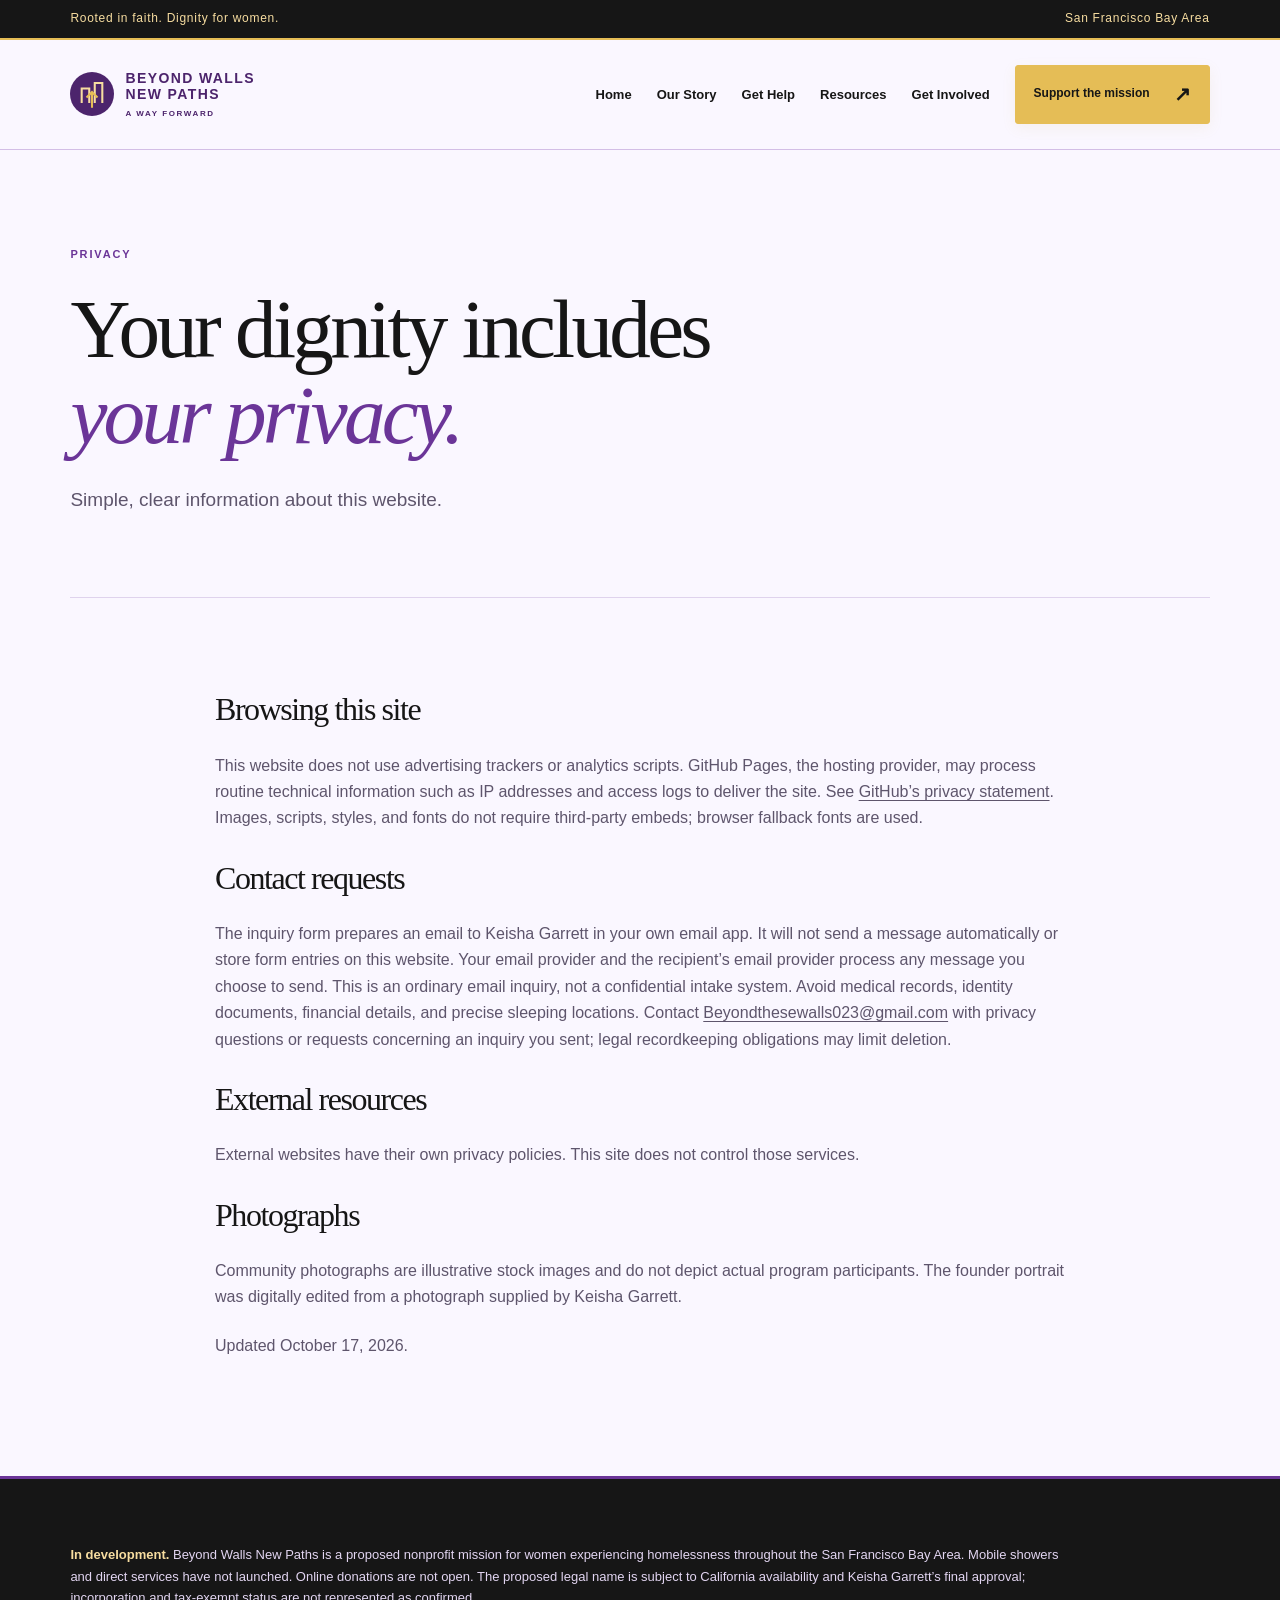
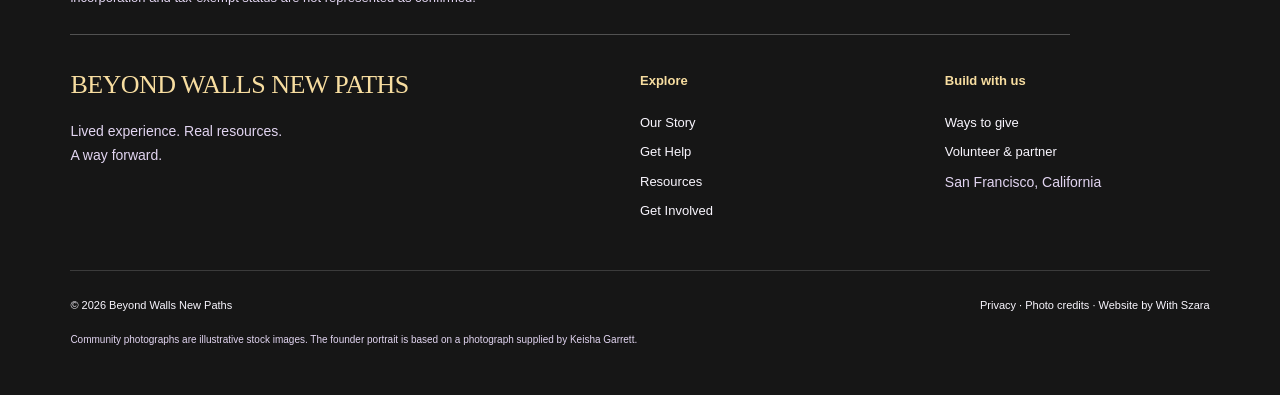
<file: privacy.html>
<!doctype html><html lang="en"><head><meta charset="utf-8"><meta name="viewport" content="width=device-width,initial-scale=1"><title>Privacy | Beyond Walls New Paths</title><meta name="description" content="Beyond Walls New Paths is a developing San Francisco Bay Area mission for women experiencing homelessness, planning mobile showers, hygiene outreach, and resource navigation."><meta name="theme-color" content="#161616"><link rel="icon" href="assets/mark.svg" type="image/svg+xml"><link rel="stylesheet" href="style.css"><script src="config.js" defer></script><script src="app.js" defer></script><noscript><style>@media(max-width:800px){nav{display:flex}.menu{display:none}}</style></noscript></head><body><a class="skip" href="#main">Skip to content</a><div class="topline">Rooted in faith. Dignity for women. <span>San Francisco Bay Area</span></div><header><a href="index.html" class="brand"><img src="assets/mark.svg" alt="" width="44" height="44"><span>BEYOND WALLS<br>NEW PATHS<small>A WAY FORWARD</small></span></a><button class="menu" aria-expanded="false" aria-controls="navigation">Menu ☰</button><nav id="navigation" aria-label="Main navigation"><a href="index.html">Home</a><a href="our-story.html">Our Story</a><a href="get-help.html">Get Help</a><a href="resources.html">Resources</a><a href="get-involved.html">Get Involved</a><a href="donate.html" class="button compact">Support the mission <span aria-hidden="true">↗︎</span></a></nav></header><main id="main"><section class="pagehero wrap"><p class="eyebrow">PRIVACY</p><h1>Your dignity includes<br><em>your privacy.</em></h1><p class="lede">Simple, clear information about this website.</p></section><section class="wrap prose"><h2>Browsing this site</h2><p>This website does not use advertising trackers or analytics scripts. GitHub Pages, the hosting provider, may process routine technical information such as IP addresses and access logs to deliver the site. See <a href="https://docs.github.com/en/site-policy/privacy-policies/github-general-privacy-statement">GitHub’s privacy statement</a>. Images, scripts, styles, and fonts do not require third-party embeds; browser fallback fonts are used.</p><h2>Contact requests</h2><p>The inquiry form prepares an email to Keisha Garrett in your own email app. It will not send a message automatically or store form entries on this website. Your email provider and the recipient’s email provider process any message you choose to send. This is an ordinary email inquiry, not a confidential intake system. Avoid medical records, identity documents, financial details, and precise sleeping locations. Contact <a href="mailto:Beyondthesewalls023@gmail.com">Beyondthesewalls023@gmail.com</a> with privacy questions or requests concerning an inquiry you sent; legal recordkeeping obligations may limit deletion.</p><h2>External resources</h2><p>External websites have their own privacy policies. This site does not control those services.</p><h2>Photographs</h2><p>Community photographs are illustrative stock images and do not depict actual program participants. The founder portrait was digitally edited from a photograph supplied by Keisha Garrett.</p><p>Updated October 17, 2026.</p></section></main><footer><p class="project-status"><strong>In development.</strong> Beyond Walls New Paths is a proposed nonprofit mission for women experiencing homelessness throughout the San Francisco Bay Area. Mobile showers and direct services have not launched. Online donations are not open. The proposed legal name is subject to California availability and Keisha Garrett’s final approval; incorporation and tax-exempt status are not represented as confirmed.</p><div class="footergrid"><div><a class="footerbrand" href="index.html">BEYOND WALLS NEW PATHS</a><p>Lived experience. Real resources.<br>A way forward.</p></div><div><strong>Explore</strong><a href="our-story.html">Our Story</a><a href="get-help.html">Get Help</a><a href="resources.html">Resources</a><a href="get-involved.html">Get Involved</a></div><div><strong>Build with us</strong><a href="donate.html">Ways to give</a><a href="get-involved.html">Volunteer & partner</a><p>San Francisco, California</p></div></div><div class="fine">© 2026 Beyond Walls New Paths <span><a href="privacy.html">Privacy</a> · <a href="photo-credits.html">Photo credits</a> · Website by With Szara</span></div><p class="stocknote">Community photographs are illustrative stock images. The founder portrait is based on a photograph supplied by Keisha Garrett.</p></footer></body></html>
</file>
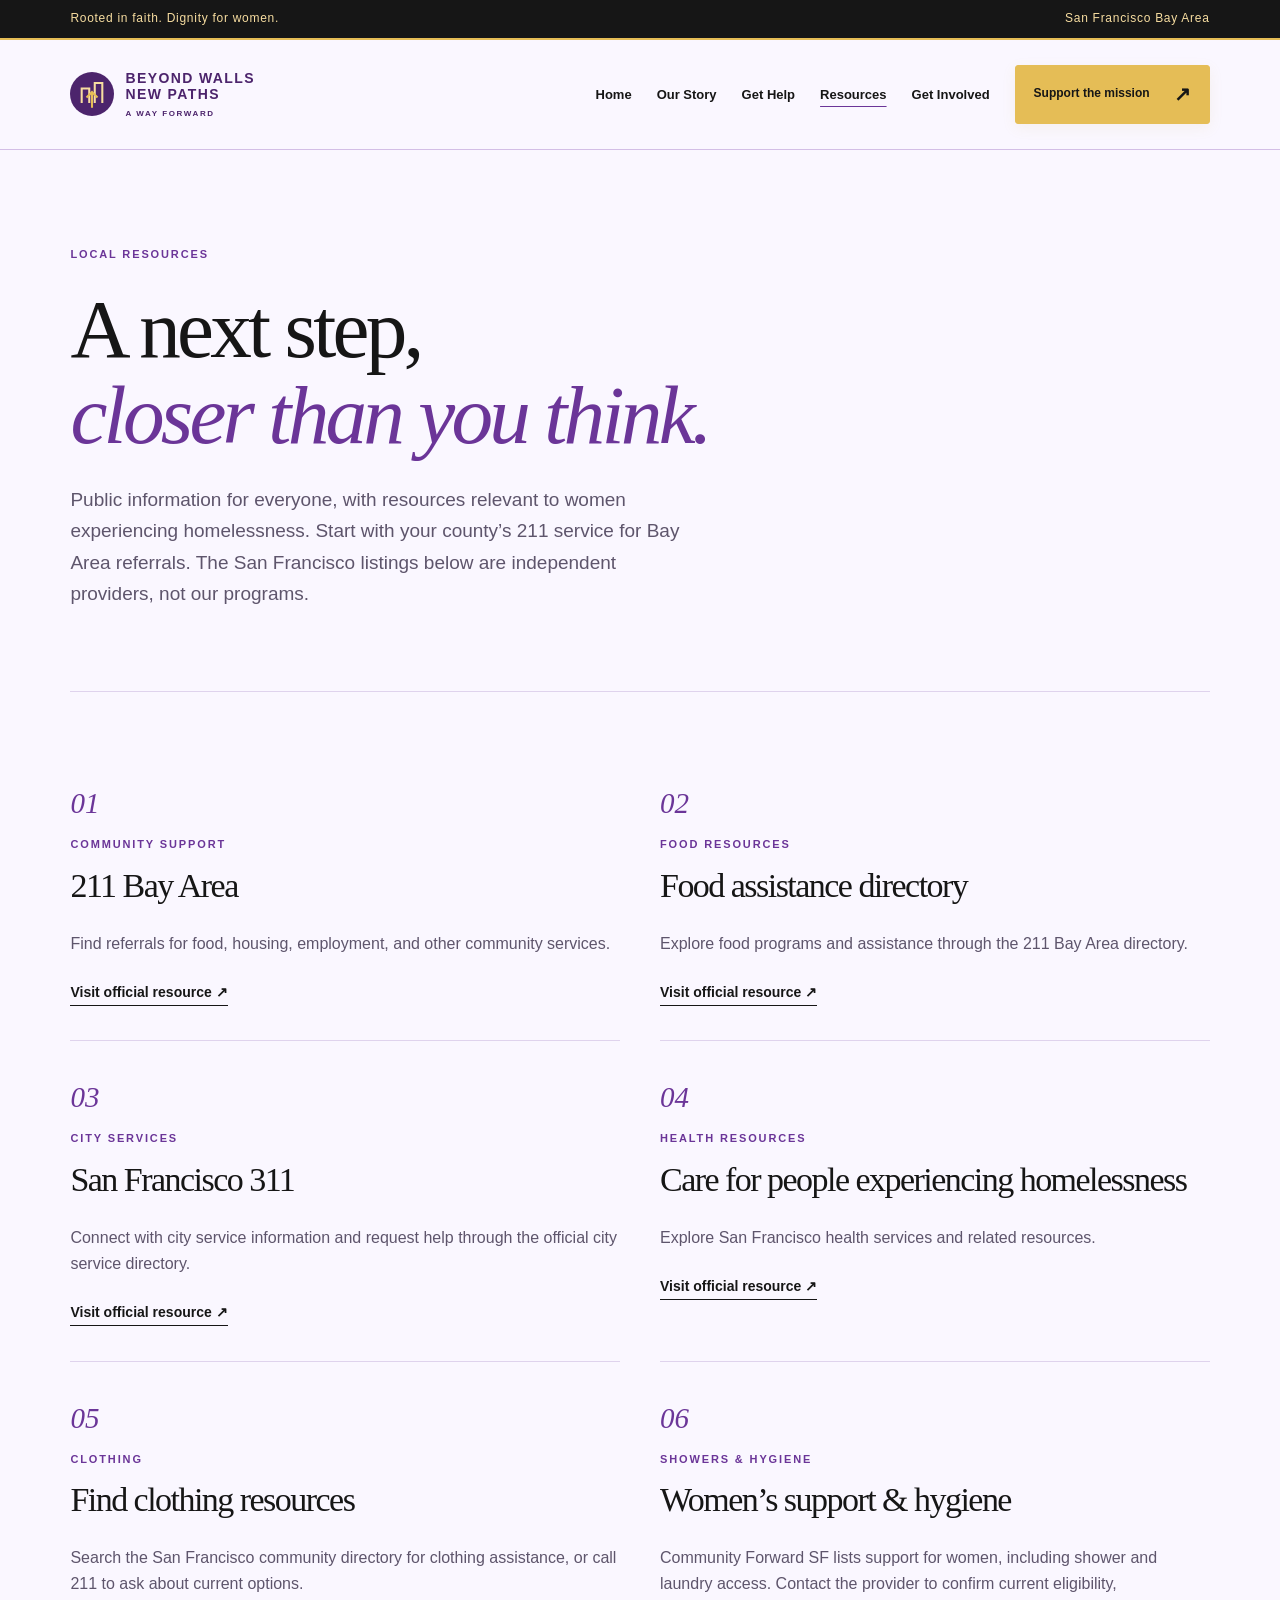
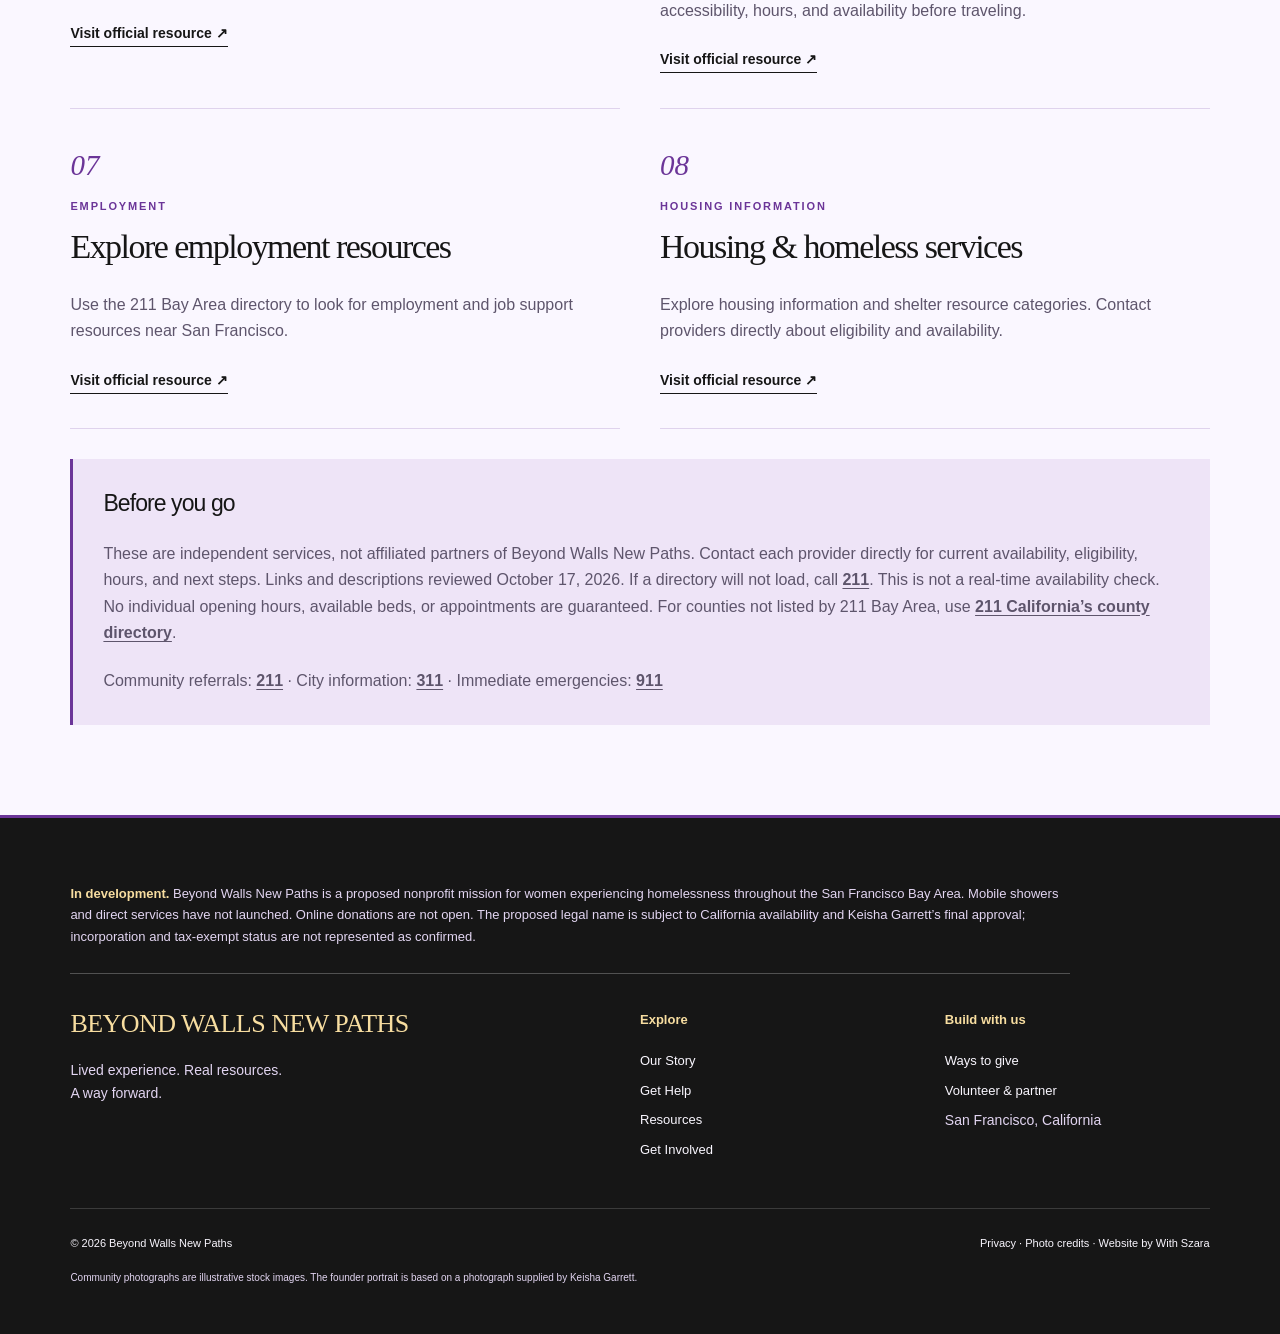
<file: resources.html>
<!doctype html><html lang="en"><head><meta charset="utf-8"><meta name="viewport" content="width=device-width,initial-scale=1"><title>Resources | Beyond Walls New Paths</title><meta name="description" content="Beyond Walls New Paths is a developing San Francisco Bay Area mission for women experiencing homelessness, planning mobile showers, hygiene outreach, and resource navigation."><meta name="theme-color" content="#161616"><link rel="icon" href="assets/mark.svg" type="image/svg+xml"><link rel="stylesheet" href="style.css"><script src="config.js" defer></script><script src="app.js" defer></script><noscript><style>@media(max-width:800px){nav{display:flex}.menu{display:none}}</style></noscript></head><body><a class="skip" href="#main">Skip to content</a><div class="topline">Rooted in faith. Dignity for women. <span>San Francisco Bay Area</span></div><header><a href="index.html" class="brand"><img src="assets/mark.svg" alt="" width="44" height="44"><span>BEYOND WALLS<br>NEW PATHS<small>A WAY FORWARD</small></span></a><button class="menu" aria-expanded="false" aria-controls="navigation">Menu ☰</button><nav id="navigation" aria-label="Main navigation"><a href="index.html">Home</a><a href="our-story.html">Our Story</a><a href="get-help.html">Get Help</a><a href="resources.html" aria-current="page">Resources</a><a href="get-involved.html">Get Involved</a><a href="donate.html" class="button compact">Support the mission <span aria-hidden="true">↗︎</span></a></nav></header><main id="main"><section class="pagehero wrap"><p class="eyebrow">LOCAL RESOURCES</p><h1>A next step,<br><em>closer than you think.</em></h1><p class="lede">Public information for everyone, with resources relevant to women experiencing homelessness. Start with your county’s 211 service for Bay Area referrals. The San Francisco listings below are independent providers, not our programs.</p></section><section class="wrap resourcegrid"><article class="resource"><span class="number">01</span><p class="eyebrow">Community support</p><h2>211 Bay Area</h2><p>Find referrals for food, housing, employment, and other community services.</p><a class="textlink" href="https://211bayarea.org/counties/san-francisco-county/" target="_blank" rel="noopener noreferrer">Visit official resource ↗︎</a></article><article class="resource"><span class="number">02</span><p class="eyebrow">Food resources</p><h2>Food assistance directory</h2><p>Explore food programs and assistance through the 211 Bay Area directory.</p><a class="textlink" href="https://211bayarea.org/topics/food/" target="_blank" rel="noopener noreferrer">Visit official resource ↗︎</a></article><article class="resource"><span class="number">03</span><p class="eyebrow">City services</p><h2>San Francisco 311</h2><p>Connect with city service information and request help through the official city service directory.</p><a class="textlink" href="https://www.sf.gov/departments/311-customer-service-center" target="_blank" rel="noopener noreferrer">Visit official resource ↗︎</a></article><article class="resource"><span class="number">04</span><p class="eyebrow">Health resources</p><h2>Care for people experiencing homelessness</h2><p>Explore San Francisco health services and related resources.</p><a class="textlink" href="https://www.sf.gov/departments--san-francisco-health-network--health-services-people-experiencing-homelessness" target="_blank" rel="noopener noreferrer">Visit official resource ↗︎</a></article><article class="resource"><span class="number">05</span><p class="eyebrow">Clothing</p><h2>Find clothing resources</h2><p>Search the San Francisco community directory for clothing assistance, or call 211 to ask about current options.</p><a class="textlink" href="https://211bayarea.org/counties/san-francisco-county/" target="_blank" rel="noopener noreferrer">Visit official resource ↗︎</a></article><article class="resource"><span class="number">06</span><p class="eyebrow">Showers & hygiene</p><h2>Women’s support &amp; hygiene</h2><p>Community Forward SF lists support for women, including shower and laundry access. Contact the provider to confirm current eligibility, accessibility, hours, and availability before traveling.</p><a class="textlink" href="https://communityforwardsf.org/getsupport" target="_blank" rel="noopener noreferrer">Visit official resource ↗︎</a></article><article class="resource"><span class="number">07</span><p class="eyebrow">Employment</p><h2>Explore employment resources</h2><p>Use the 211 Bay Area directory to look for employment and job support resources near San Francisco.</p><a class="textlink" href="https://211bayarea.org/" target="_blank" rel="noopener noreferrer">Visit official resource ↗︎</a></article><article class="resource"><span class="number">08</span><p class="eyebrow">Housing information</p><h2>Housing & homeless services</h2><p>Explore housing information and shelter resource categories. Contact providers directly about eligibility and availability.</p><a class="textlink" href="https://211bayarea.org/topics/housing-homeless-services/" target="_blank" rel="noopener noreferrer">Visit official resource ↗︎</a></article></section><section class="wrap notice"><h3>Before you go</h3><p>These are independent services, not affiliated partners of Beyond Walls New Paths. Contact each provider directly for current availability, eligibility, hours, and next steps. Links and descriptions reviewed October 17, 2026. If a directory will not load, call <a href="tel:211">211</a>. This is not a real-time availability check. No individual opening hours, available beds, or appointments are guaranteed. For counties not listed by 211 Bay Area, use <a href="https://211ca.org/">211 California’s county directory</a>.</p><p>Community referrals: <a href="tel:211">211</a> · City information: <a href="tel:311">311</a> · Immediate emergencies: <a href="tel:911">911</a></p></section></main><footer><p class="project-status"><strong>In development.</strong> Beyond Walls New Paths is a proposed nonprofit mission for women experiencing homelessness throughout the San Francisco Bay Area. Mobile showers and direct services have not launched. Online donations are not open. The proposed legal name is subject to California availability and Keisha Garrett’s final approval; incorporation and tax-exempt status are not represented as confirmed.</p><div class="footergrid"><div><a class="footerbrand" href="index.html">BEYOND WALLS NEW PATHS</a><p>Lived experience. Real resources.<br>A way forward.</p></div><div><strong>Explore</strong><a href="our-story.html">Our Story</a><a href="get-help.html">Get Help</a><a href="resources.html">Resources</a><a href="get-involved.html">Get Involved</a></div><div><strong>Build with us</strong><a href="donate.html">Ways to give</a><a href="get-involved.html">Volunteer & partner</a><p>San Francisco, California</p></div></div><div class="fine">© 2026 Beyond Walls New Paths <span><a href="privacy.html">Privacy</a> · <a href="photo-credits.html">Photo credits</a> · Website by With Szara</span></div><p class="stocknote">Community photographs are illustrative stock images. The founder portrait is based on a photograph supplied by Keisha Garrett.</p></footer></body></html>
</file>
<file: style.css>
:root{--cream:#faf7ff;--ink:#161616;--muted:#5e556c;--orange:#6b3598;--line:#dfd3ed;--sand:#eee4f7}*{box-sizing:border-box}body{margin:0;background:var(--cream);color:var(--ink);font:16px/1.65 'DM Sans',Arial,sans-serif}a{color:inherit;text-decoration:none}a:hover{text-decoration:underline}button,input,select,textarea{font:inherit}button,a,input,select,textarea,summary{outline-offset:5px}img{max-width:100%;display:block;object-fit:cover}.skip{position:absolute;left:12px;top:-100px;background:white;padding:10px;z-index:99}.skip:focus{top:12px}.topline{background:var(--ink);color:var(--cream);font-size:12px;letter-spacing:.06em;padding:9px 5.5%;display:flex;justify-content:space-between}header{padding:25px 5.5%;display:flex;align-items:center;justify-content:space-between;gap:30px;border-bottom:1px solid var(--line)}.brand{display:flex;align-items:center;gap:11px;font-size:14px;font-weight:700;line-height:1.15;letter-spacing:.1em}.brand small{display:block;font-size:8px;letter-spacing:.2em;margin-top:7px}nav{display:flex;align-items:center;gap:25px;font-size:13px;font-weight:600}nav [aria-current]{text-decoration:underline;text-underline-offset:7px}.button{display:inline-flex;justify-content:center;align-items:center;gap:24px;background:var(--ink);color:#fff;padding:15px 24px;border:1px solid var(--ink);border-radius:3px;font-size:14px;font-weight:600;cursor:pointer}.button:hover{background:#42205e;text-decoration:none}.button.compact{padding:12px 18px;font-size:12px}.button span{font-size:20px}.menu{display:none}.hero{display:grid;grid-template-columns:1fr 1fr;min-height:710px}.herocopy{padding:65px 9% 42px 11%}.eyebrow{font-size:11px;font-weight:700;letter-spacing:.17em;text-transform:uppercase;margin:0 0 23px}h1,h2,h3,p{margin-top:0}h1,h2{font-family:Georgia,'Times New Roman',serif;font-weight:400;line-height:1.04;letter-spacing:-.045em}h1{font-size:clamp(60px,6.4vw,100px);margin-bottom:25px}h1 em,h2 em{color:var(--orange);font-weight:400}h2{font-size:clamp(36px,4.3vw,62px);margin-bottom:26px}h3{font-size:23px;font-weight:500;line-height:1.25;letter-spacing:-.04em}p{color:var(--muted);margin-bottom:22px}.herocopy>p:not(.eyebrow){max-width:390px;font-size:17px}.actions{display:flex;align-items:center;gap:25px;flex-wrap:wrap}.textlink{font-size:14px;font-weight:600;border-bottom:1px solid var(--ink);padding-bottom:5px}.herofoot{display:flex;gap:15px;align-items:center;margin-top:42px;font-size:12px;line-height:1.45}.herophoto{position:relative;overflow:hidden;min-height:630px}.herophoto>img{width:100%;height:100%;position:absolute;object-position:50% 40%}.herophoto:after{content:'';position:absolute;inset:0;background:linear-gradient(transparent 45%,#190f26d9)}.photolabel{position:absolute;bottom:65px;left:45px;z-index:1;color:#fff;font:38px/1.1 Georgia,serif}.photolabel em{color:#f7dda0}.photoindex{position:absolute;bottom:26px;left:45px;color:white;z-index:1;font-size:10px;letter-spacing:.13em}.valuesbar{display:flex;justify-content:space-around;padding:24px 4%;background:var(--sand);font-size:13px;letter-spacing:.03em}.wrap{width:89%;max-width:1200px;margin:0 auto;padding-top:95px;padding-bottom:95px}.split{display:grid;grid-template-columns:1fr 1fr;gap:80px;align-items:start}.large{font-size:23px;line-height:1.5;color:var(--ink)}.intro{border-bottom:1px solid var(--line)}.sectionhead{display:flex;justify-content:space-between;align-items:end;gap:40px;margin-bottom:28px}.sectionhead>p{max-width:310px;font-size:14px}.cards{display:grid;grid-template-columns:repeat(3,1fr);gap:0;border-top:1px solid var(--line);border-bottom:1px solid var(--line)}.cards article{padding:33px 30px 33px 0}.cards article+article{padding-left:30px;border-left:1px solid var(--line)}.number{display:block;font:italic 29px Georgia,serif;color:var(--orange);margin-bottom:36px}.cards p{font-size:15px}.cards a{font-size:13px;font-weight:700}.imageband{height:470px;position:relative;display:flex;align-items:center;justify-content:center;text-align:center;overflow:hidden}.imageband>img{position:absolute;inset:0;width:100%;height:100%}.imageband:after{content:'';position:absolute;inset:0;background:#21102edb}.imageband>div{position:relative;z-index:1;color:white}.imageband .eyebrow{color:#f7dda0}.imageband h2{font-size:60px}.light{background:var(--cream);color:var(--ink);border-color:var(--cream)}.light:hover{background:var(--sand)}.invitation{text-align:center;max-width:800px}.invitation p{max-width:550px;margin-left:auto;margin-right:auto}.invitation .actions{justify-content:center}.outline{background:transparent;color:var(--ink)}.outline:hover{color:white}footer{background:var(--ink);color:var(--cream);padding:65px 5.5% 25px}footer p{color:#e2d5f1;font-size:14px}.footergrid{display:grid;grid-template-columns:2fr 1fr 1fr;gap:40px}.footergrid strong{font-size:13px;display:block;margin-bottom:20px}.footergrid a:not(.footerbrand){display:block;font-size:13px;margin-bottom:8px}.footerbrand{font:26px Georgia,serif;letter-spacing:-.02em;display:block;margin-bottom:20px}.fine{display:flex;justify-content:space-between;border-top:1px solid #ffffff29;margin-top:40px;padding-top:25px;font-size:11px}.stocknote{font-size:10px;max-width:740px;margin-top:18px}.pagehero{padding-bottom:60px;border-bottom:1px solid var(--line)}.pagehero h1{font-size:clamp(55px,6.5vw,88px)}.lede{max-width:620px;font-size:19px}.storyimage img,.roundedphoto{height:580px;width:100%;border-radius:3px}.storyimage small{font-size:10px;color:var(--muted)}.belief{padding-top:10px}.belief>.large{margin-top:40px}.notice{background:var(--sand);padding:30px;margin:35px 0;border-left:3px solid var(--orange)}.notice a{font-weight:700;text-decoration:underline}.notice p:last-child{margin-bottom:0}.contact{align-items:start}.formbox{padding:35px;background:#f0e6fa;border:1px solid var(--line)}.formbox h2{font-size:40px}label{display:block;font-size:13px;font-weight:600;margin-bottom:18px}input,select,textarea{display:block;width:100%;padding:12px;margin-top:7px;background:var(--cream);border:1px solid #b5a1c7;border-radius:2px;color:var(--ink);font-size:15px}textarea{resize:vertical}.formnote{font-size:12px}#form-status{font-size:14px;font-weight:600}button:disabled{background:#ddd9cf;border-color:#bbb6a9;color:#5e556c;cursor:not-allowed}details{padding:19px 0;border-bottom:1px solid var(--line)}summary{font-size:15px;font-weight:600;cursor:pointer}details p{font-size:14px;margin:15px 0 0}.resourcegrid{display:grid;grid-template-columns:1fr 1fr;gap:40px;padding-bottom:30px}.resource{border-bottom:1px solid var(--line);padding-bottom:35px}.resource h2{font-size:34px;line-height:1.15}.resource .number{margin-bottom:15px}.resource .eyebrow{margin-bottom:12px}.resourcegrid+.notice{width:89%;max-width:1200px;margin:0 auto 90px}.opportunity{border-top:1px solid var(--line);padding-top:20px}.opportunity h3{margin-bottom:12px}.giving{padding-top:40px;padding-bottom:40px}.donationpanel{align-items:center}.donationpanel img{height:380px;width:100%}.prose{max-width:850px;padding-top:65px}.prose h2{font-size:32px;margin-top:30px}.prose a{text-decoration:underline}@media(min-width:1550px){.hero{min-height:800px}.herocopy{padding-top:85px}}@media(max-width:1100px){nav{gap:13px;font-size:12px}.button.compact{gap:9px;padding:10px}.herocopy{padding:45px 7%}.hero{min-height:650px}h1{font-size:72px}.herophoto{min-height:650px}.split{gap:40px}.actions{gap:18px}}@media(max-width:800px){header{flex-wrap:wrap;padding:20px 5.5%;gap:15px}.menu{display:block;background:transparent;border:1px solid var(--line);padding:9px 12px;color:var(--ink);border-radius:2px}nav{display:none;width:100%;flex-direction:column;align-items:stretch;padding:10px 0}nav.open{display:flex}nav a{padding:8px 0}.topline{font-size:10px}.topline span{display:none}.hero{grid-template-columns:1fr}.herocopy{padding:48px 5.5% 40px}h1{font-size:74px}.herophoto{min-height:480px}.herophoto>img{object-position:50% 38%}.herofoot{margin-top:30px}.photolabel{bottom:50px;left:25px;font-size:34px}.photoindex{left:25px}.valuesbar{flex-direction:column;gap:12px;padding:22px 5.5%}.wrap{padding:60px 0}.split{grid-template-columns:1fr;gap:30px}.sectionhead{display:block}.sectionhead>p{max-width:none}.cards{grid-template-columns:1fr}.cards article,.cards article+article{padding:28px 0;border-left:0;border-bottom:1px solid var(--line)}.cards article:last-child{border-bottom:0}.number{margin-bottom:20px}.imageband{height:390px;padding:0 5.5%}.imageband h2{font-size:42px}.footergrid{grid-template-columns:1fr 1fr;gap:25px}.footergrid>div:first-child{grid-column:1/-1}.fine{flex-direction:column;gap:15px}.pagehero h1{font-size:56px}.storyimage img,.roundedphoto{height:400px}.belief{padding-top:15px}.resourcegrid{grid-template-columns:1fr;gap:30px}.resourcegrid+.notice{padding:25px;margin-bottom:60px}.formbox{padding:25px}.giving{padding:30px 0}.prose{padding-top:30px}.donationpanel img{height:280px}}@media(prefers-reduced-motion:no-preference){.button{transition:background .15s}html{scroll-behavior:smooth}}
/* Royal purple, black, and gold. */
:root{--gold:#e5bd56;--gold-light:#f7dda0}header{background:#faf7ff}.topline{color:var(--gold-light)}.button{background:var(--gold);color:#161616;border-color:var(--gold);box-shadow:0 4px 14px #c6a54b18}.button:hover{background:#f2d17a;color:#161616}.outline{background:transparent;border-color:#161616;box-shadow:none}.outline:hover{background:#161616;color:#fff}.light{background:#faf7ff;border-color:#faf7ff;color:#161616}.hero{background:linear-gradient(135deg,#161616 0%,#321747 100%)}.herocopy{color:#fff8e7}.herocopy .eyebrow,.herocopy h1 em{color:var(--gold-light)}.herocopy>p:not(.eyebrow){color:#e2d5f1}.herocopy .textlink{border-color:var(--gold-light);color:var(--gold-light)}.herofoot{color:#e2d5f1}.valuesbar{background:#4c246c;color:var(--gold-light)}.photolabel em,.imageband .eyebrow{color:var(--gold-light)}footer .footerbrand,footer strong{color:var(--gold-light)}.storyimage img.founderportrait{object-position:center 27%;height:auto;max-height:680px;aspect-ratio:3/4;border:1px solid #d6b65e}.founderhome{background:#f0e6fa;border:1px solid #dfd3ed;padding:35px;align-items:center;gap:35px;margin-top:45px}.founderhome img{width:180px;height:230px;object-position:center 30%;border-radius:3px}.founderhome h3{font:32px Georgia,serif}.founderhome .eyebrow{margin-bottom:12px}.founderhome p{margin-bottom:15px}.contactemail{overflow-wrap:anywhere;font-size:14px}.storyimage small{display:block;margin-top:9px}@media(max-width:800px){.founderhome{padding:25px}.founderhome img{width:150px;height:190px}.storyimage img.founderportrait{max-height:530px}.herocopy h1{font-size:clamp(58px,15vw,74px)}}

/* Keep purple visible across pages, with accessible gold accents. */
.brand{color:#4c246c}.eyebrow{color:#6b3598}.topline{border-bottom:2px solid var(--gold)}header{border-bottom-color:#d3bee6}nav [aria-current]{text-decoration-color:#6b3598}.formbox{border-top:4px solid #6b3598}.founderhome{border-left:4px solid #6b3598}.button:focus-visible,input:focus-visible,select:focus-visible,textarea:focus-visible,a:focus-visible,summary:focus-visible{outline:3px solid #8a51b7}.button.light{background:var(--gold-light);border-color:var(--gold-light)}.button.light:hover{background:var(--gold)}footer{border-top:3px solid #6b3598}

/* Meaningful symbols for the three care cards. */
.care-icon{display:flex;align-items:center;justify-content:center;width:54px;height:54px;margin-bottom:28px;border:1px solid var(--gold);border-radius:50%;background:#eee4f7;color:#6b3598}.care-icon svg{display:block;flex:none}@media(max-width:800px){.care-icon{margin-bottom:22px}}

/* Editorial founder layout and consistent photographic framing. */
.founderhome{grid-template-columns:180px minmax(0,1fr)}.founderhome img{height:auto;aspect-ratio:3/4;object-position:center center;background:#e9e4df}.storyimage img.founderportrait{object-position:center center;object-fit:cover}.founderhome h3{line-height:1.15}.care-icon{border-radius:14px}.cards a,.textlink{font-variant-emoji:text}@media(max-width:800px){.founderhome{grid-template-columns:1fr}.founderhome img{width:180px;max-width:100%;height:auto;aspect-ratio:3/4}}

/* Review fixes: readable status, small screens, keyboard and no-script access. */
.project-status{max-width:1000px;font-size:13px;line-height:1.65;border-bottom:1px solid #ffffff40;padding-bottom:26px;margin-bottom:35px}.project-status strong{color:var(--gold-light)}
main p a:not(.button){text-decoration:underline;text-underline-offset:3px}
button:focus-visible{outline:3px solid #8a51b7;outline-offset:5px}
.herocopy{min-width:0}.herocopy h1{font-size:clamp(56px,5.7vw,90px)}.topline{flex-wrap:wrap;gap:5px}p,li{overflow-wrap:break-word}.split>*,.cards article{min-width:0}
@media(max-width:1100px) and (min-width:801px){header{flex-wrap:wrap}nav{flex-wrap:wrap;gap:20px}nav a{min-height:32px}.herocopy h1{font-size:58px}}
@media(max-width:800px){.herocopy h1{font-size:clamp(45px,12.6vw,74px)}.pagehero h1{font-size:clamp(42px,12vw,56px)}nav a{min-height:44px}.brand{font-size:12px;letter-spacing:.07em}.menu{min-height:44px}.photoindex{font-size:9px}.formbox{padding:22px}.footerbrand{font-size:24px}.resource h2{font-size:30px}}
</file>
